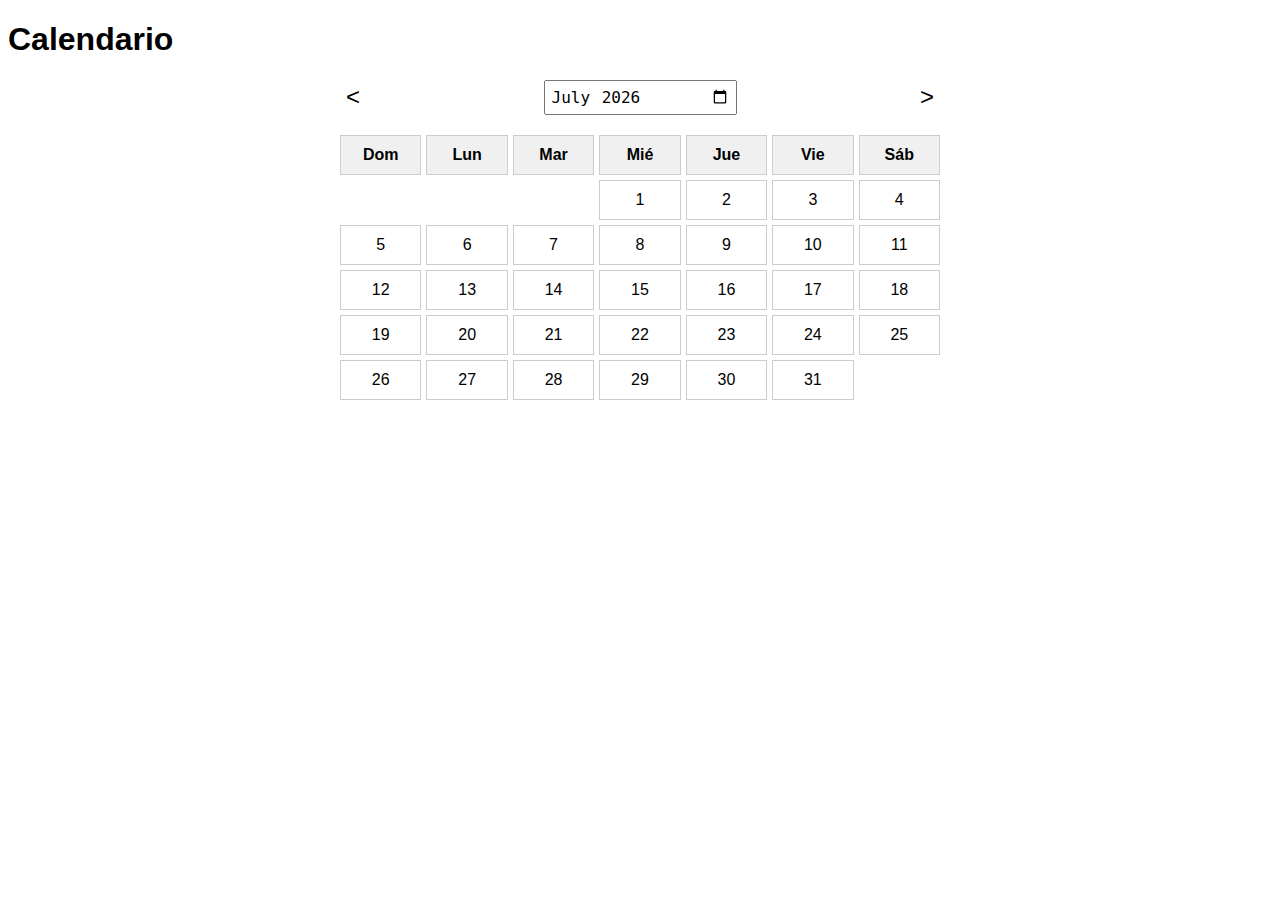
<file: index.html>
<!DOCTYPE html>
<html lang="es">
<head>
    <meta charset="UTF-8">
    <meta name="viewport" content="width=device-width, initial-scale=1.0">
    <title>Calendario con Reproductor</title>
    <style>
        body {
            font-family: Arial, sans-serif;
        }
        .calendar {
            display: grid;
            grid-template-columns: repeat(7, 1fr);
            gap: 5px;
            max-width: 600px;
            margin: 0 auto;
        }
        .day {
            padding: 10px;
            border: 1px solid #ccc;
            text-align: center;
            cursor: pointer;
        }
        .day:hover {
            background-color: #f0f0f0;
        }
        .day-name {
            padding: 10px;
            border: 1px solid #ccc;
            text-align: center;
            font-weight: bold;
            background-color: #f0f0f0;
        }
        #player {
            margin-top: 20px;
            text-align: center;
        }
        .navigation {
            display: flex;
            justify-content: space-between;
            align-items: center;
            margin-bottom: 20px;
            max-width: 600px;
            margin: 0 auto 20px;
        }
        .navigation button {
            background: none;
            border: none;
            font-size: 24px;
            cursor: pointer;
        }
        .navigation input[type="month"] {
            padding: 5px;
            font-size: 16px;
        }
    </style>
</head>
<body>

    <h1>Calendario</h1>

    <div class="navigation">
        <button id="prevMonth">&lt;</button>
        <input type="month" id="monthSelector">
        <button id="nextMonth">&gt;</button>
    </div>

    <div class="calendar" id="calendar">
        <!-- Nombres de los días de la semana -->
        <div class="day-name">Dom</div>
        <div class="day-name">Lun</div>
        <div class="day-name">Mar</div>
        <div class="day-name">Mié</div>
        <div class="day-name">Jue</div>
        <div class="day-name">Vie</div>
        <div class="day-name">Sáb</div>
    </div>

    <div id="player" style="display: none;">
        <h2>Reproductor</h2>
        <audio controls id="audioPlayer">
            Tu navegador no soporta el elemento de audio.
        </audio>
        <div id="playlist"></div>
    </div>

    <script>
        // Variables globales
        let currentDate = new Date(); // Fecha actual
        let currentMonth = currentDate.getMonth(); // Mes actual (0-11)
        let currentYear = currentDate.getFullYear(); // Año actual

        // Elementos del DOM
        const calendar = document.getElementById('calendar');
        const monthSelector = document.getElementById('monthSelector');
        const prevMonthButton = document.getElementById('prevMonth');
        const nextMonthButton = document.getElementById('nextMonth');
        const player = document.getElementById('player');
        const audioPlayer = document.getElementById('audioPlayer');
        const playlist = document.getElementById('playlist');

        // Inicializar el calendario
        function initCalendar() {
            renderCalendar(currentYear, currentMonth);
            monthSelector.value = `${currentYear}-${String(currentMonth + 1).padStart(2, '0')}`;
        }

        // Función para verificar si un año es bisiesto
        function isLeapYear(year) {
            return (year % 4 === 0 && year % 100 !== 0) || year % 400 === 0;
        }

        // Función para obtener el número de días en un mes
        function getDaysInMonth(year, month) {
            if (month === 1) { // Febrero
                return isLeapYear(year) ? 29 : 28;
            }
            return new Date(year, month + 1, 0).getDate();
        }

        // Renderizar el calendario
        function renderCalendar(year, month) {
            // Limpiar el calendario (excepto los nombres de los días)
            while (calendar.children.length > 7) {
                calendar.removeChild(calendar.lastChild);
            }

            // Obtener el primer día del mes y el número de días en el mes
            const firstDayOfMonth = new Date(year, month, 1);
            const daysInMonth = getDaysInMonth(year, month);
            const firstDayOfWeek = firstDayOfMonth.getDay(); // 0 = Domingo, 1 = Lunes, ..., 6 = Sábado

            // Crear días vacíos para la primera semana
            for (let i = 0; i < firstDayOfWeek; i++) {
                const emptyDay = document.createElement('div');
                calendar.appendChild(emptyDay);
            }

            // Crear los días del mes
            for (let day = 1; day <= daysInMonth; day++) {
                const dayElement = document.createElement('div');
                dayElement.classList.add('day');
                dayElement.textContent = day;
                dayElement.addEventListener('click', () => loadPlayer(year, month + 1, day));
                calendar.appendChild(dayElement);
            }
        }

        // Función para cargar el reproductor
        function loadPlayer(year, month, day) {
            player.style.display = 'block';
            playlist.innerHTML = ''; // Limpiar la lista de reproducción

            // Ruta base de los archivos de audio
            const basePath = `cal/${String(month).padStart(2, '0')}/${String(day).padStart(2, '0')}`;

            // Archivos de audio disponibles (puedes ajustar los años según sea necesario)
            const years = [2023, 2024, 2025];

            // Crear elementos de audio para cada año
            years.forEach((audioYear) => {
                const audioSrc = `${basePath}/${audioYear}.mp3`;
                const audioElement = document.createElement('audio');
                audioElement.controls = true;
                audioElement.src = audioSrc;
                audioElement.style.display = 'block';
                audioElement.style.marginBottom = '10px';
                playlist.appendChild(audioElement);
            });
        }

        // Navegación entre meses
        prevMonthButton.addEventListener('click', () => {
            currentMonth--;
            if (currentMonth < 0) {
                currentMonth = 11;
                currentYear--;
            }
            renderCalendar(currentYear, currentMonth);
            monthSelector.value = `${currentYear}-${String(currentMonth + 1).padStart(2, '0')}`;
        });

        nextMonthButton.addEventListener('click', () => {
            currentMonth++;
            if (currentMonth > 11) {
                currentMonth = 0;
                currentYear++;
            }
            renderCalendar(currentYear, currentMonth);
            monthSelector.value = `${currentYear}-${String(currentMonth + 1).padStart(2, '0')}`;
        });

        // Seleccionar mes desde el input
        monthSelector.addEventListener('change', (event) => {
            const [year, month] = event.target.value.split('-').map(Number);
            currentYear = year;
            currentMonth = month - 1; // Ajustar el mes (0-11)
            renderCalendar(currentYear, currentMonth);
        });

        // Inicializar el calendario al cargar la página
        initCalendar();
    </script>

</body>
</html>
</file>
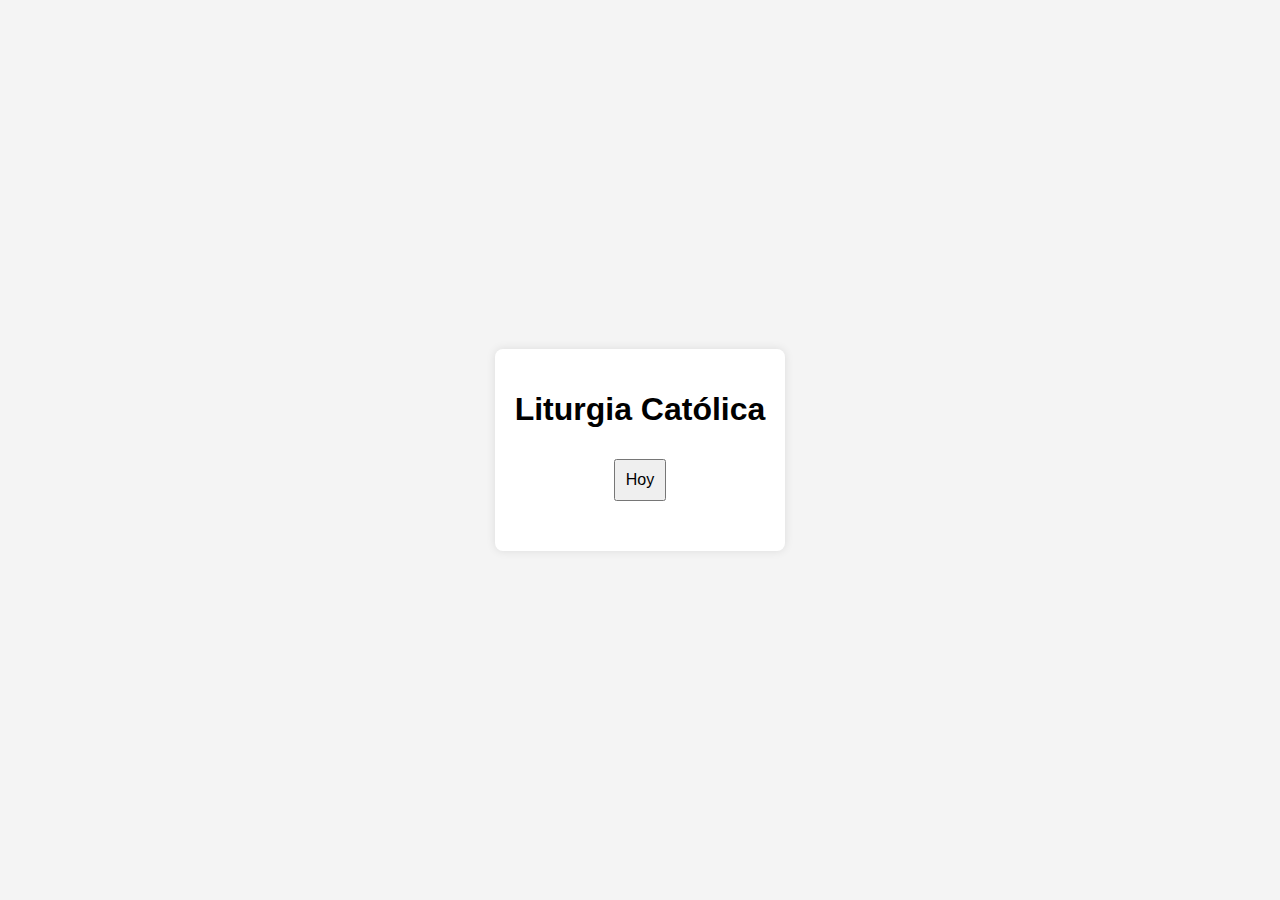
<file: calx/index.html>
<!DOCTYPE html>
<html lang="es">
<head>
    <meta charset="UTF-8">
    <meta name="viewport" content="width=device-width, initial-scale=1.0">
    <title>Liturgia Católica</title>
    <link rel="stylesheet" href="styles.css">
</head>
<body>
    <div class="container">
        <h1>Liturgia Católica</h1>
        <button id="hoy">Hoy</button>
        <div id="resultado"></div>
    </div>
    <script src="script.js"></script>
</body>
</html>
</file>
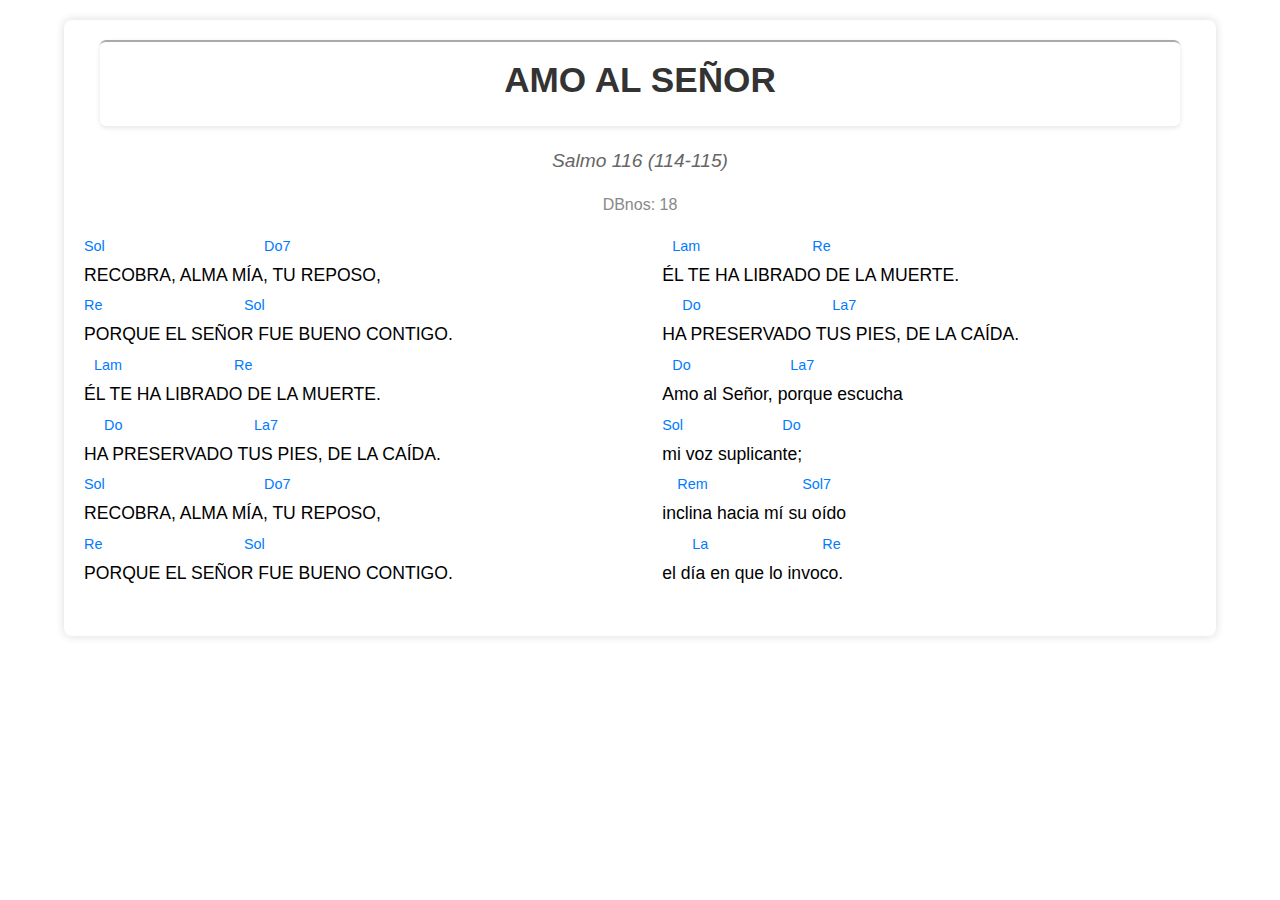
<file: canto/index.html>
<!DOCTYPE html>
<html lang="es">

<head>
    <meta charset="UTF-8">
    <meta name="viewport" content="width=device-width, initial-scale=1.0">
    <title>Partitura: AMO AL SEÑOR</title>
    <link rel="stylesheet" href="canto.css">
    <style>
        /* Estilos específicos para esta partitura */
        .partitura-container {
            width: 90%;
            margin: 20px auto;
            background-color: #fff;
            padding: 20px;
            box-shadow: 0 0 10px rgba(0, 0, 0, 0.15);
            border-radius: 8px;
        }

        .titulo {
            text-align: center;
            font-size: 2.2em;
            color: #333;
            margin-bottom: 5px;
            font-weight: bold;
            border-top: 2px solid #aaa; /* Línea superior */
            padding-top: 10px;
        }

        .salmo {
            text-align: center;
            font-size: 1.2em;
            color: #666;
            margin-bottom: 15px;
            font-style: italic;
        }

        .dbnos {
            text-align: center;
            font-size: 1em;
            color: #888;
            margin-bottom: 20px;
        }

        .letras-container {
            display: flex;
            justify-content: space-between;
        }

        .columna {
            width: 48%; /* Para dejar un pequeño espacio entre las columnas */
            margin-bottom: 20px;
        }

        .verso {
            margin-bottom: 10px;
        }

        .letra {
            font-size: 1.1em;
            line-height: 1.4;
            white-space: pre-wrap; /* Respeta los saltos de línea */
        }

        .acordes-container {
            position: relative;
            height: 25px;
        }

        .acorde-select {
            position: absolute;
            top: 0;
            font-size: 0.9em;
            color: #007bff;
            background: none;
            border: none;
            cursor: pointer;
            padding: 0;
            margin: 0;
            -webkit-appearance: none;
            -moz-appearance: none;
            appearance: none;
        }

        .acorde-select:focus {
            outline: none;
        }
    </style>
</head>

<body>
    <div class="partitura-container">
        <h1 class="titulo" id="titulo"></h1>
        <p class="salmo" id="salmo"></p>
        <p class="dbnos">DBnos: <span id="dbnos"></span></p>

        <div class="letras-container">
            <div class="columna" id="columna-izquierda"></div>
            <div class="columna" id="columna-derecha"></div>
        </div>

    </div>

    <script src="script.js"></script>
</body>

</html>
</file>
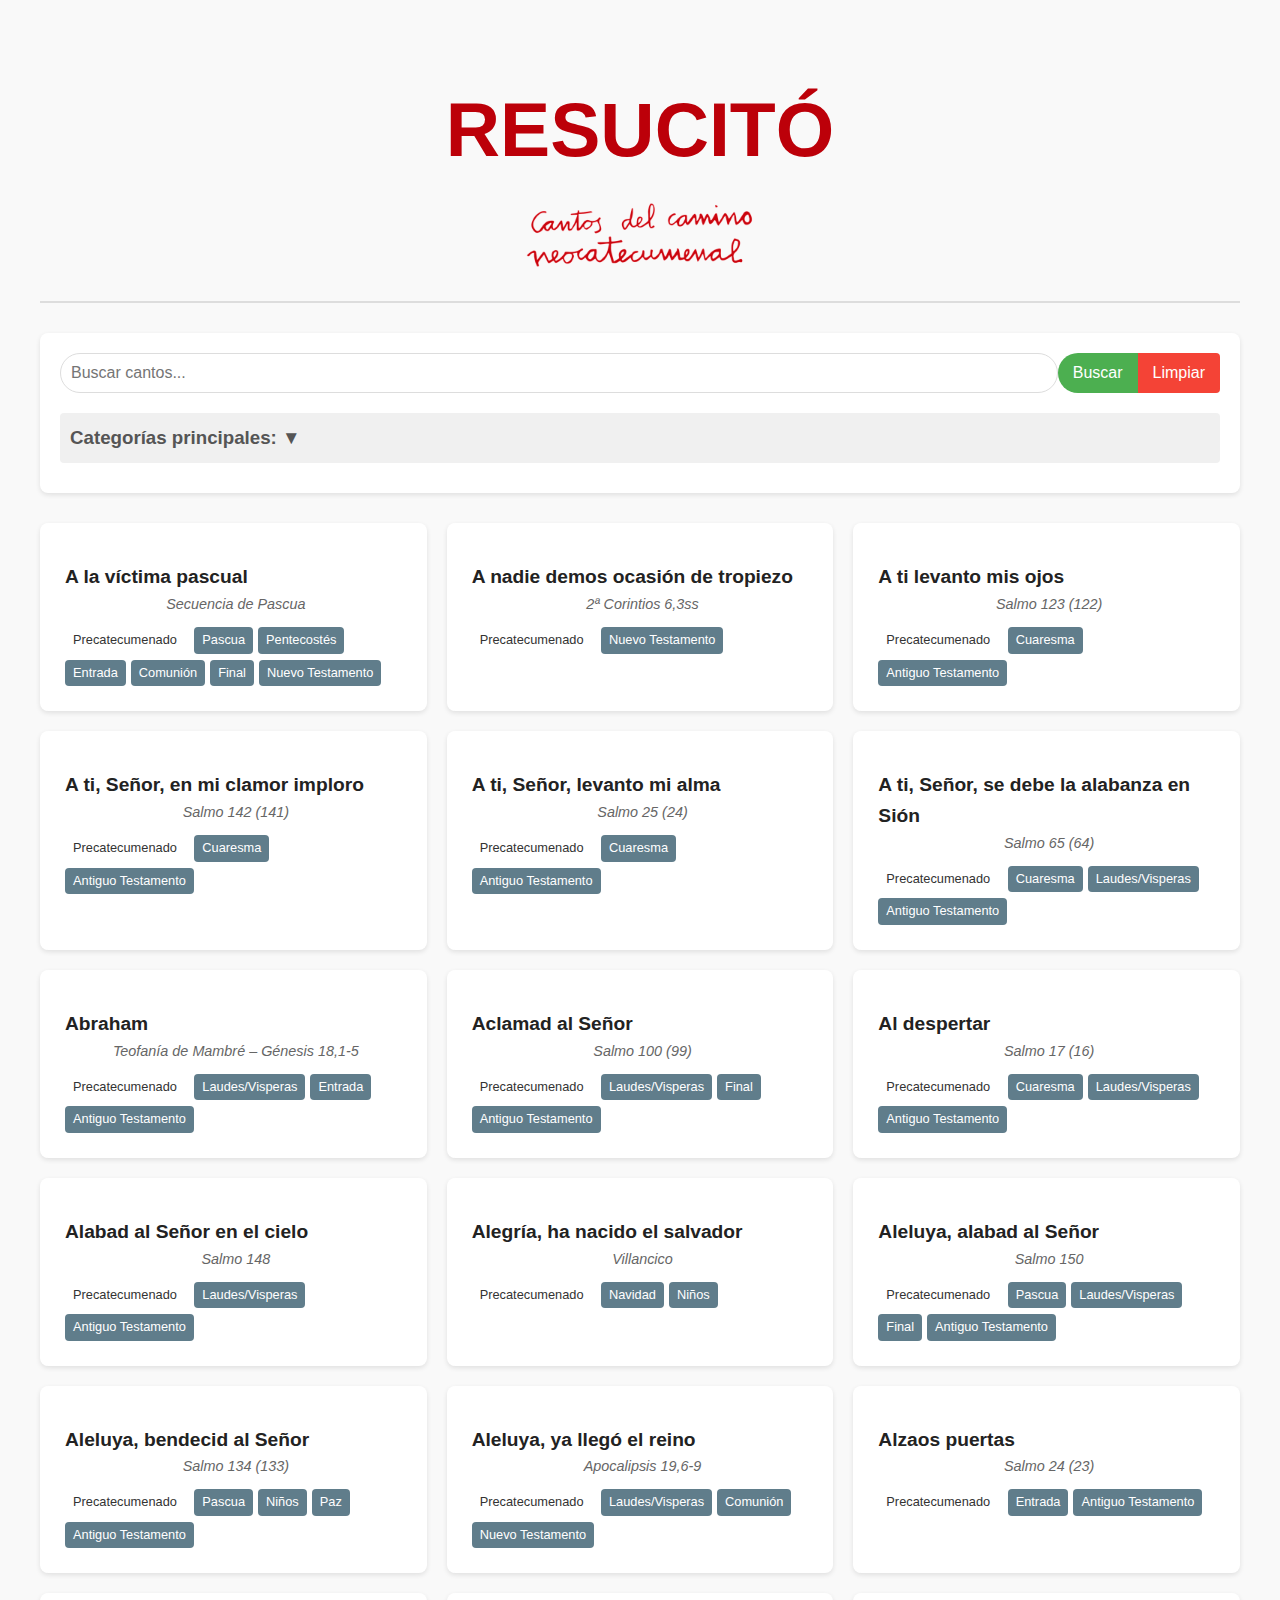
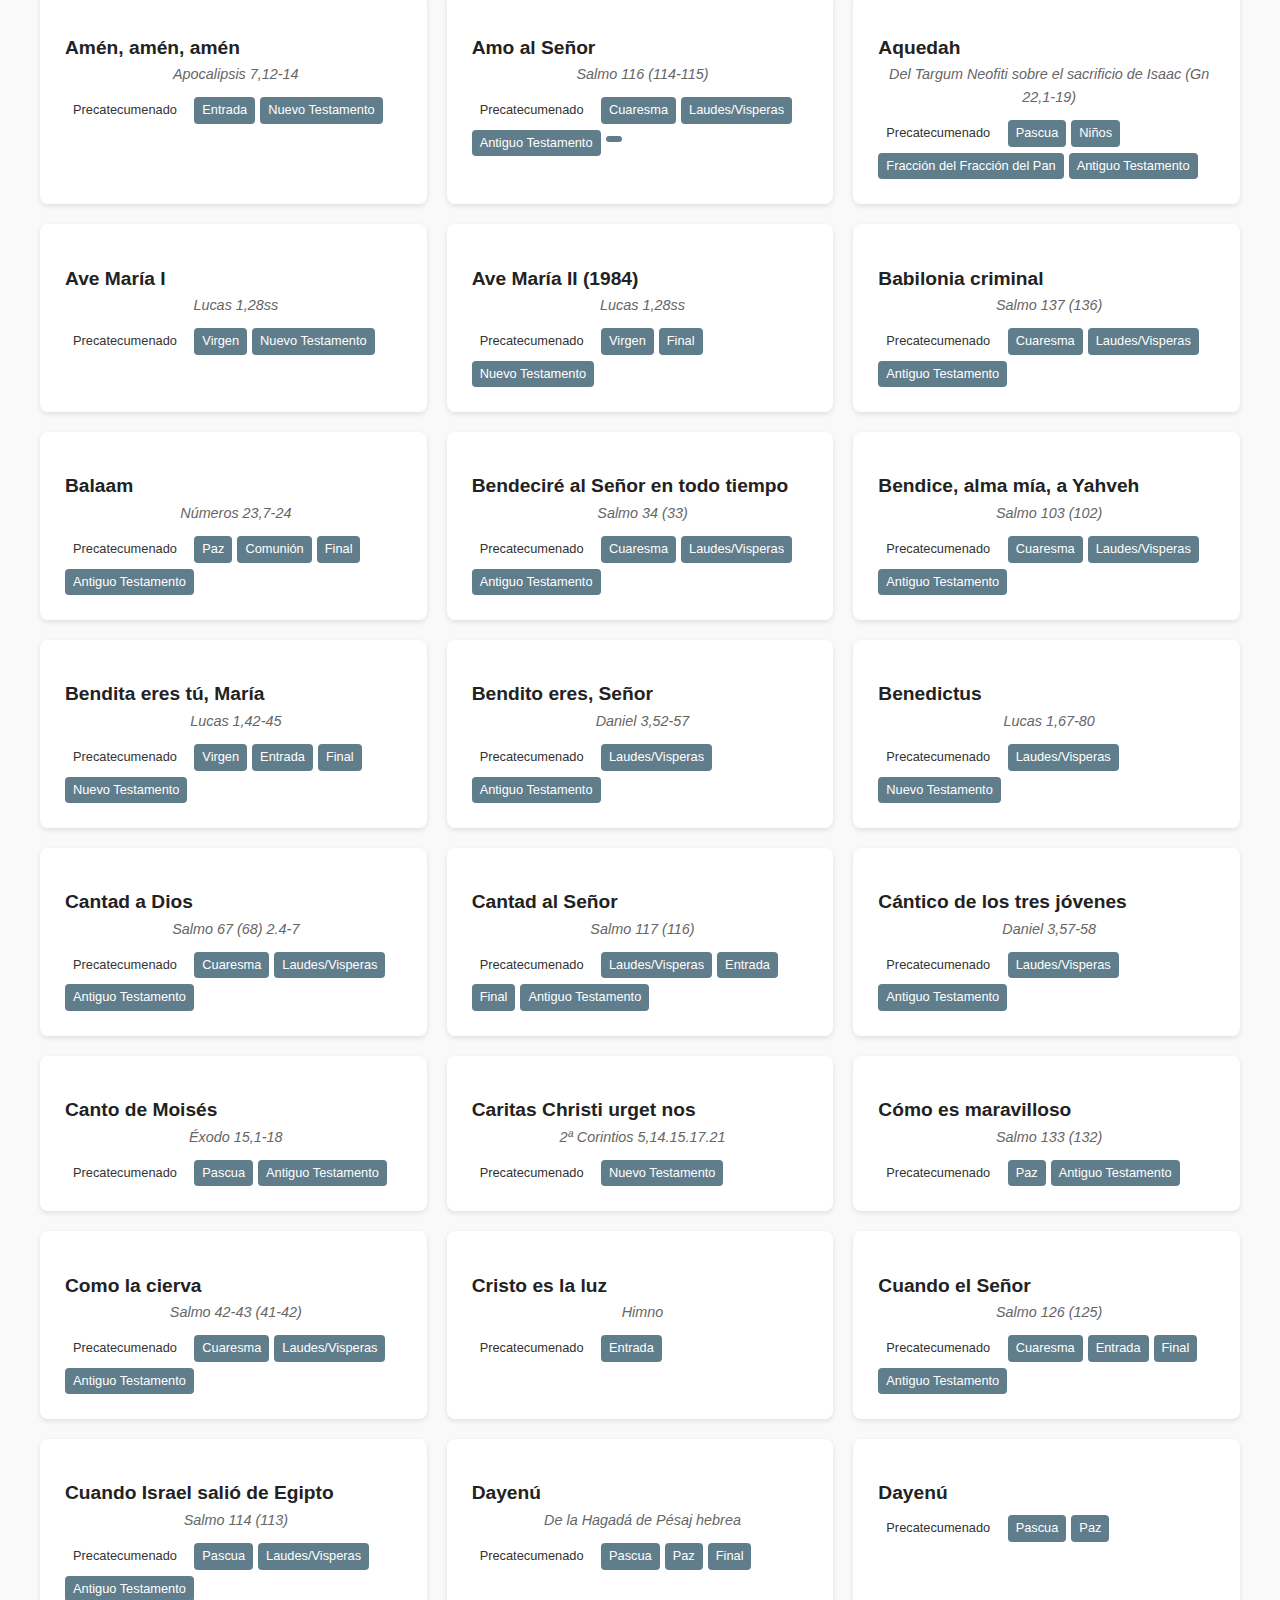
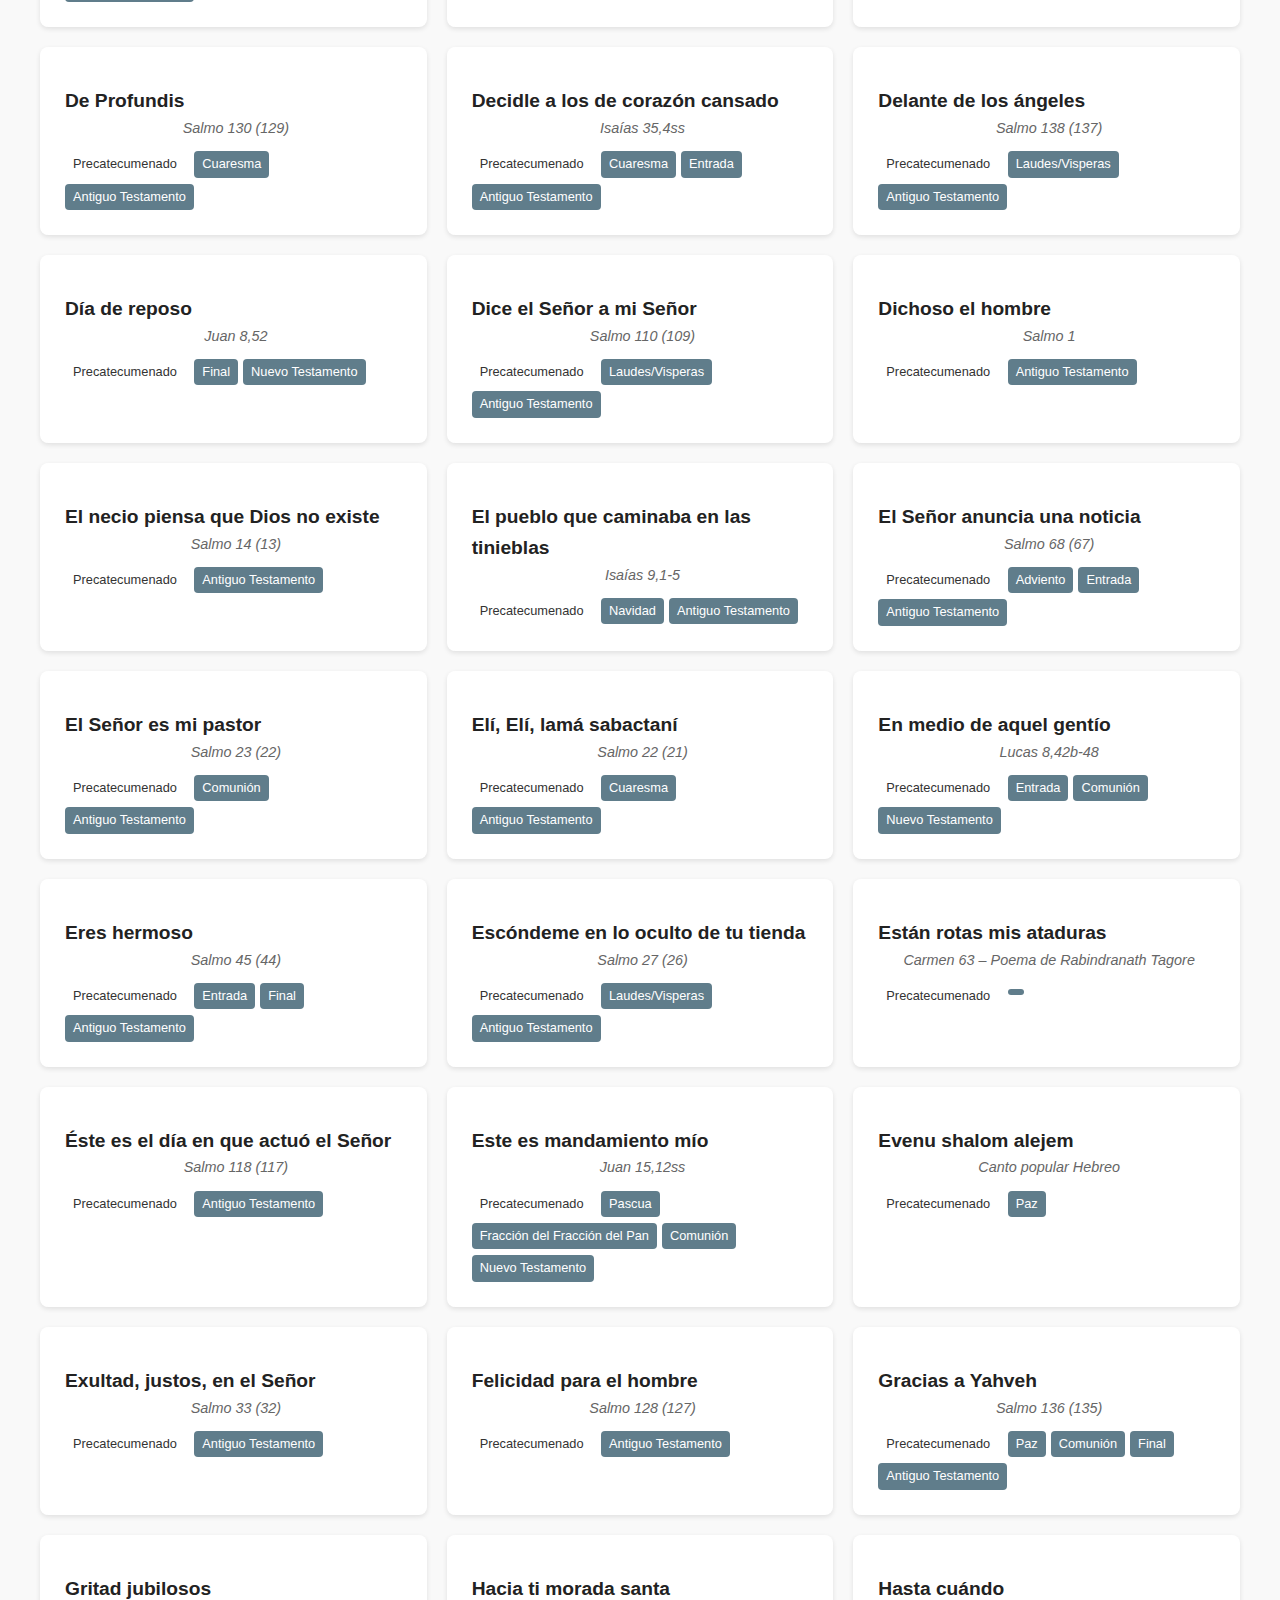
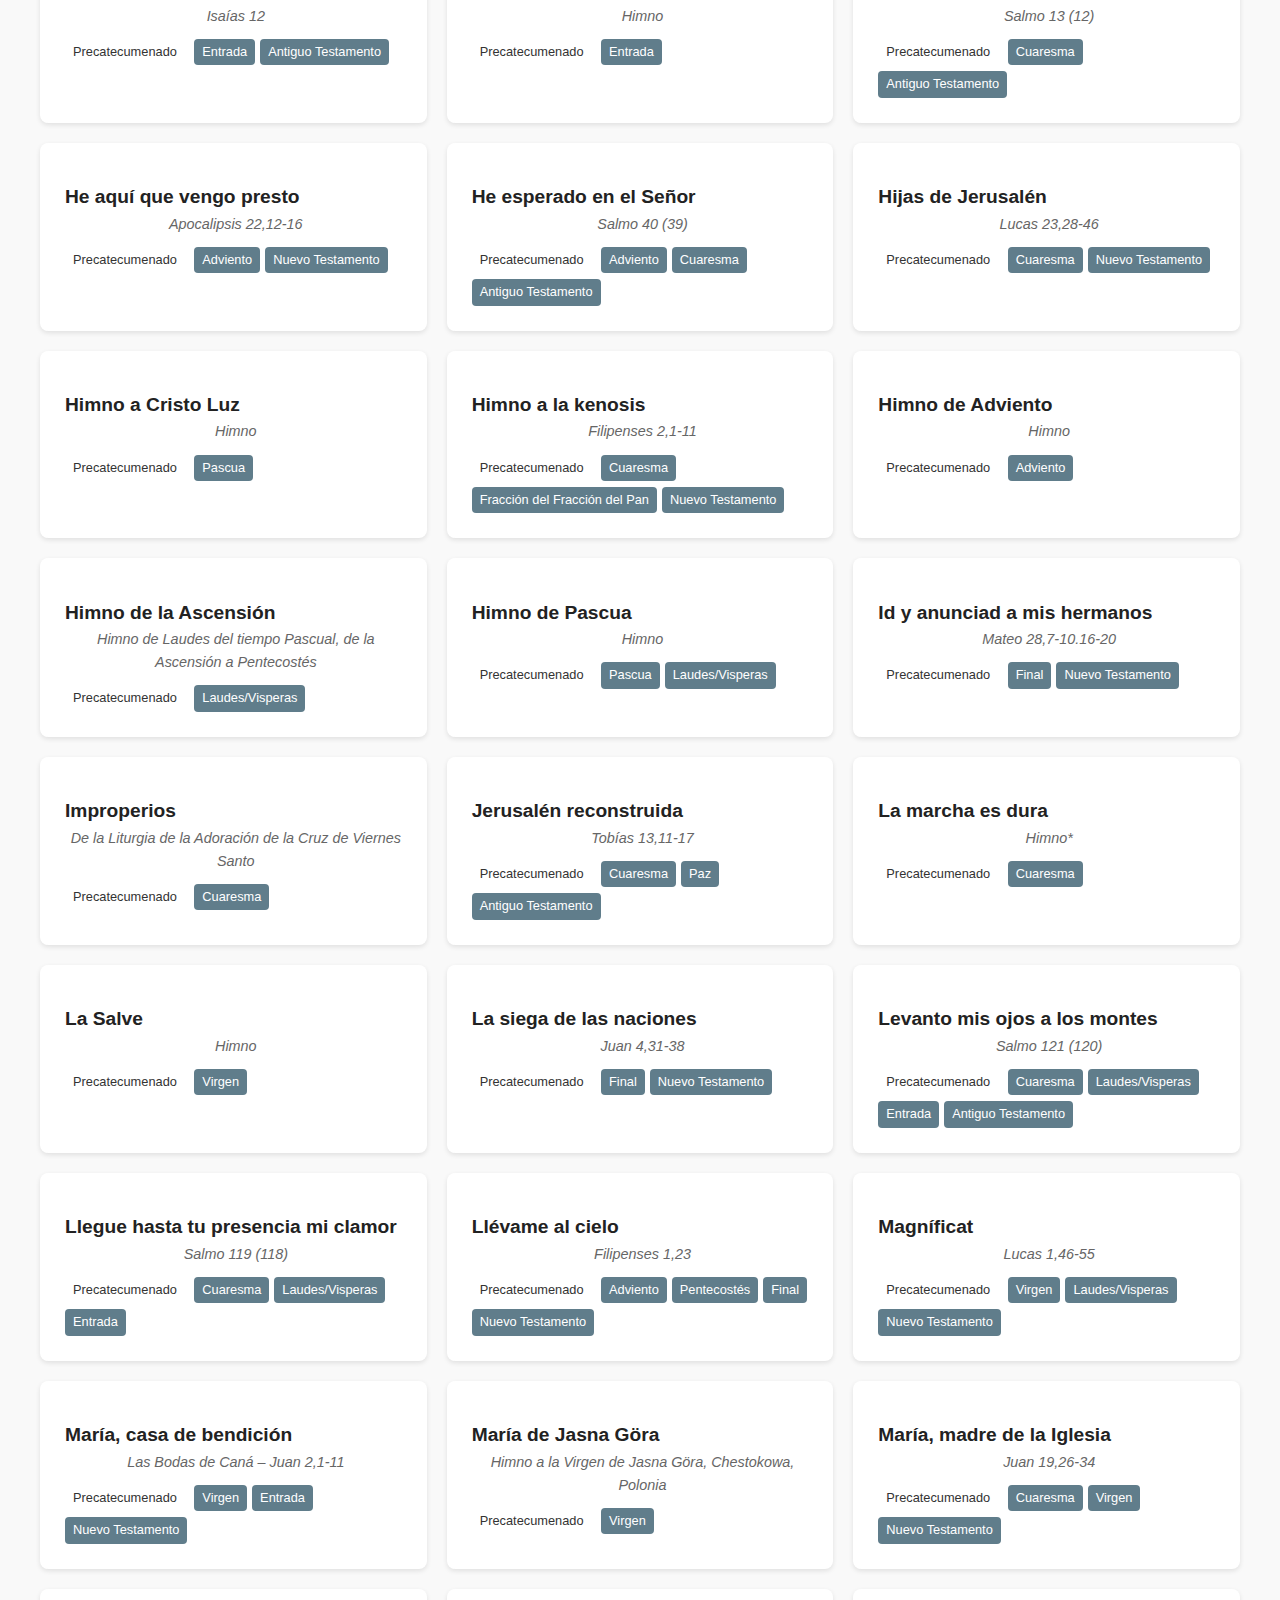
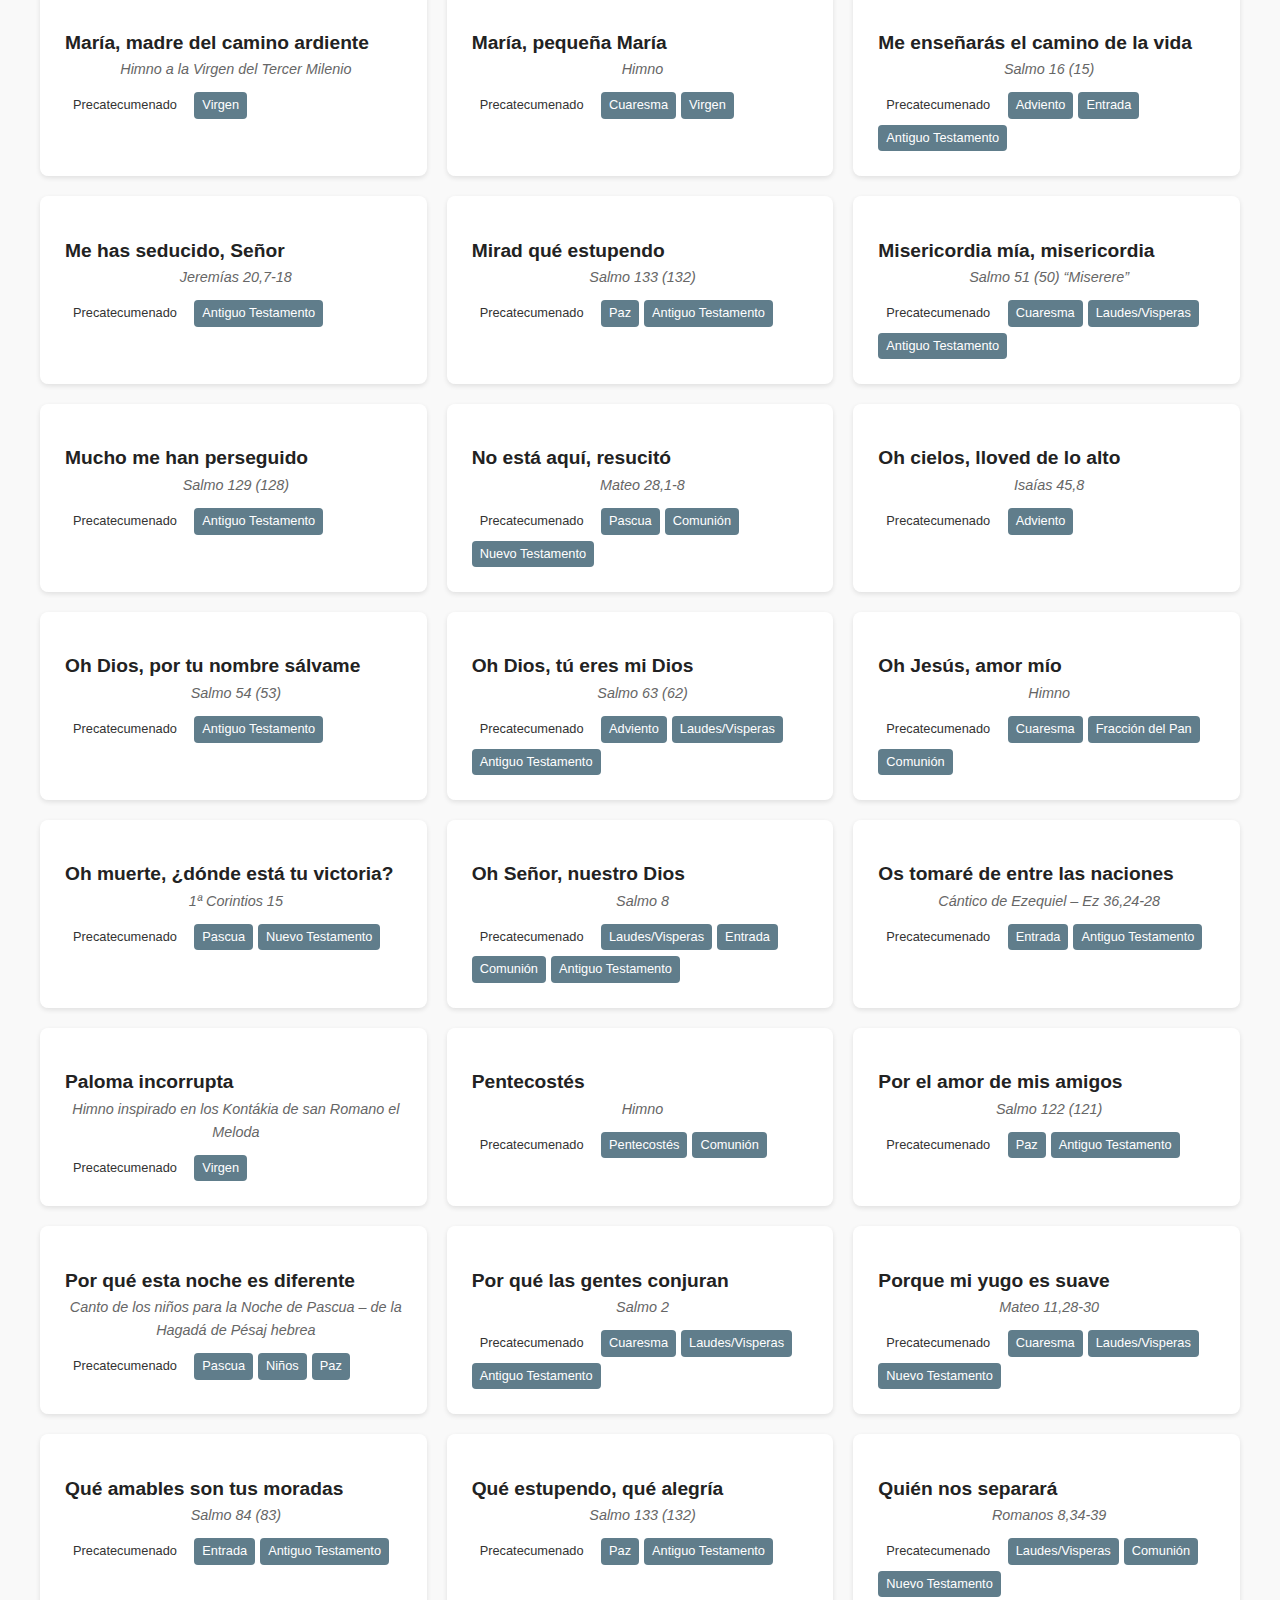
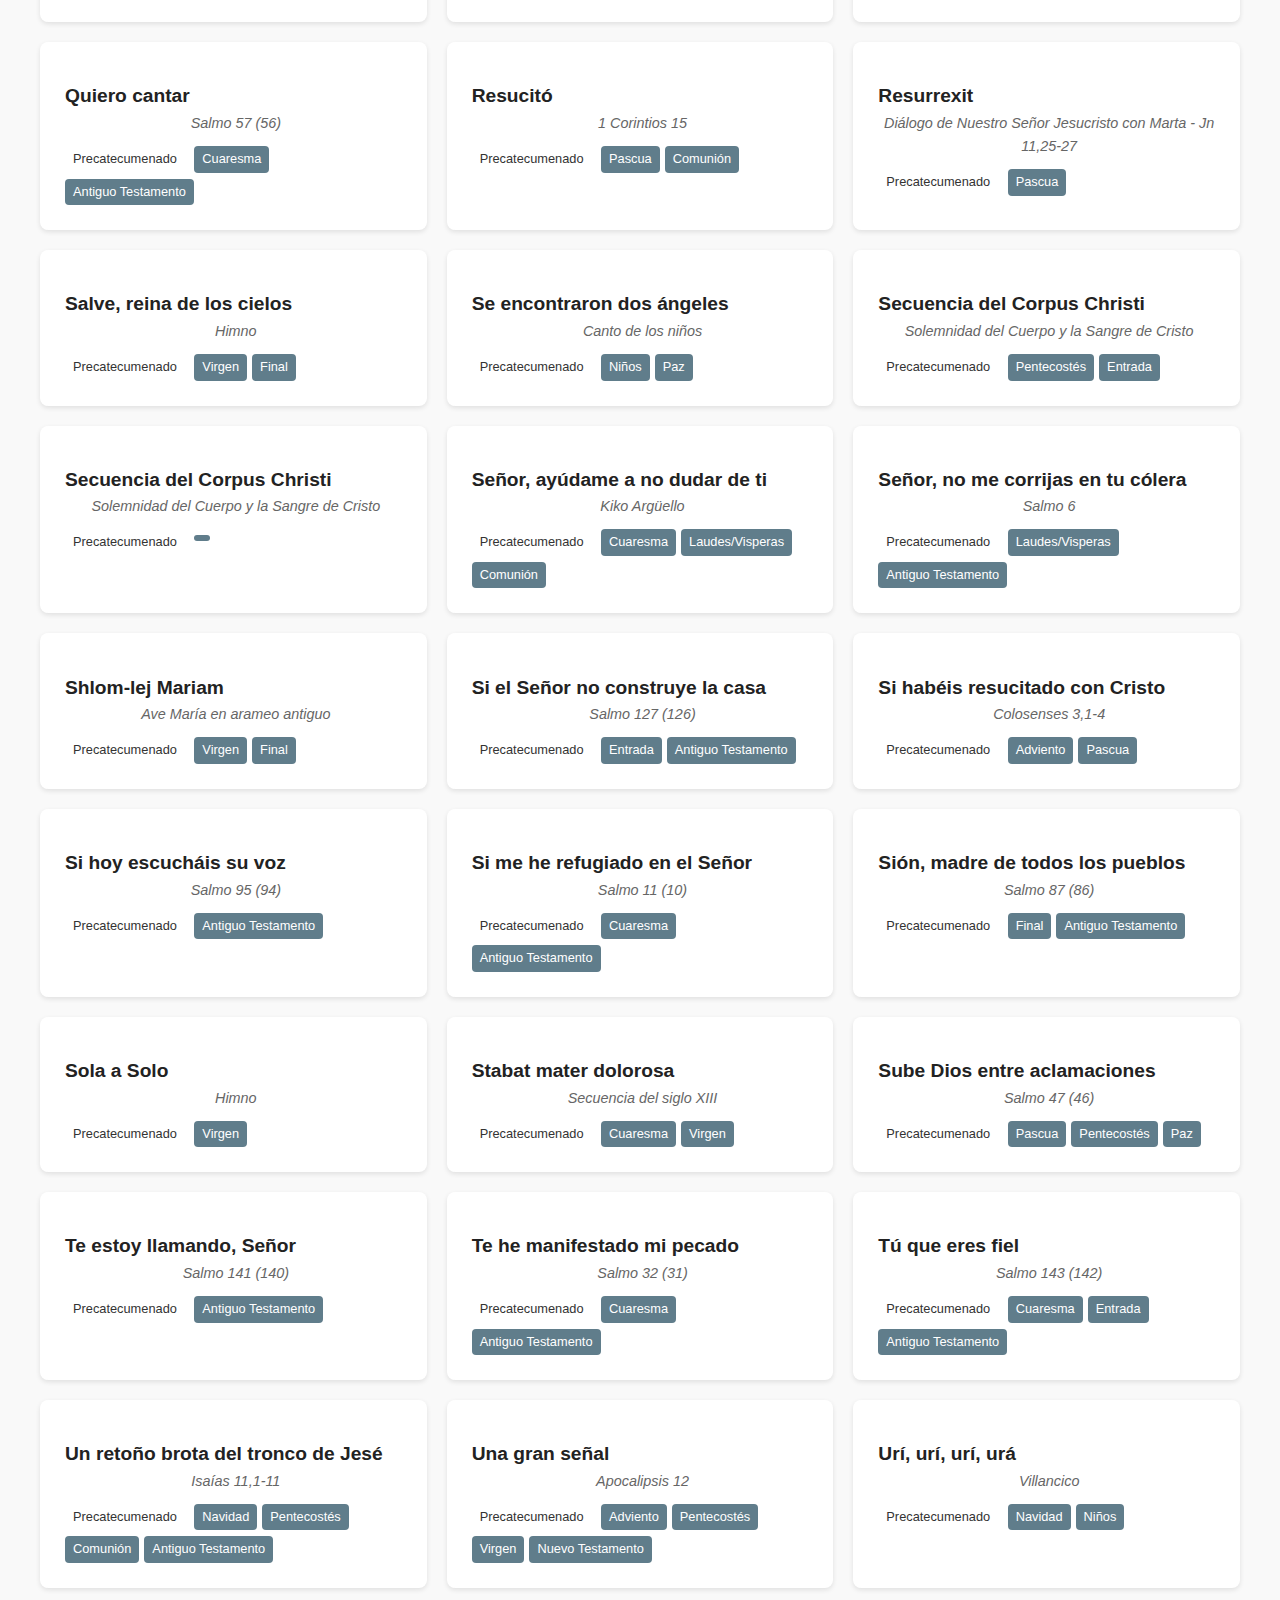
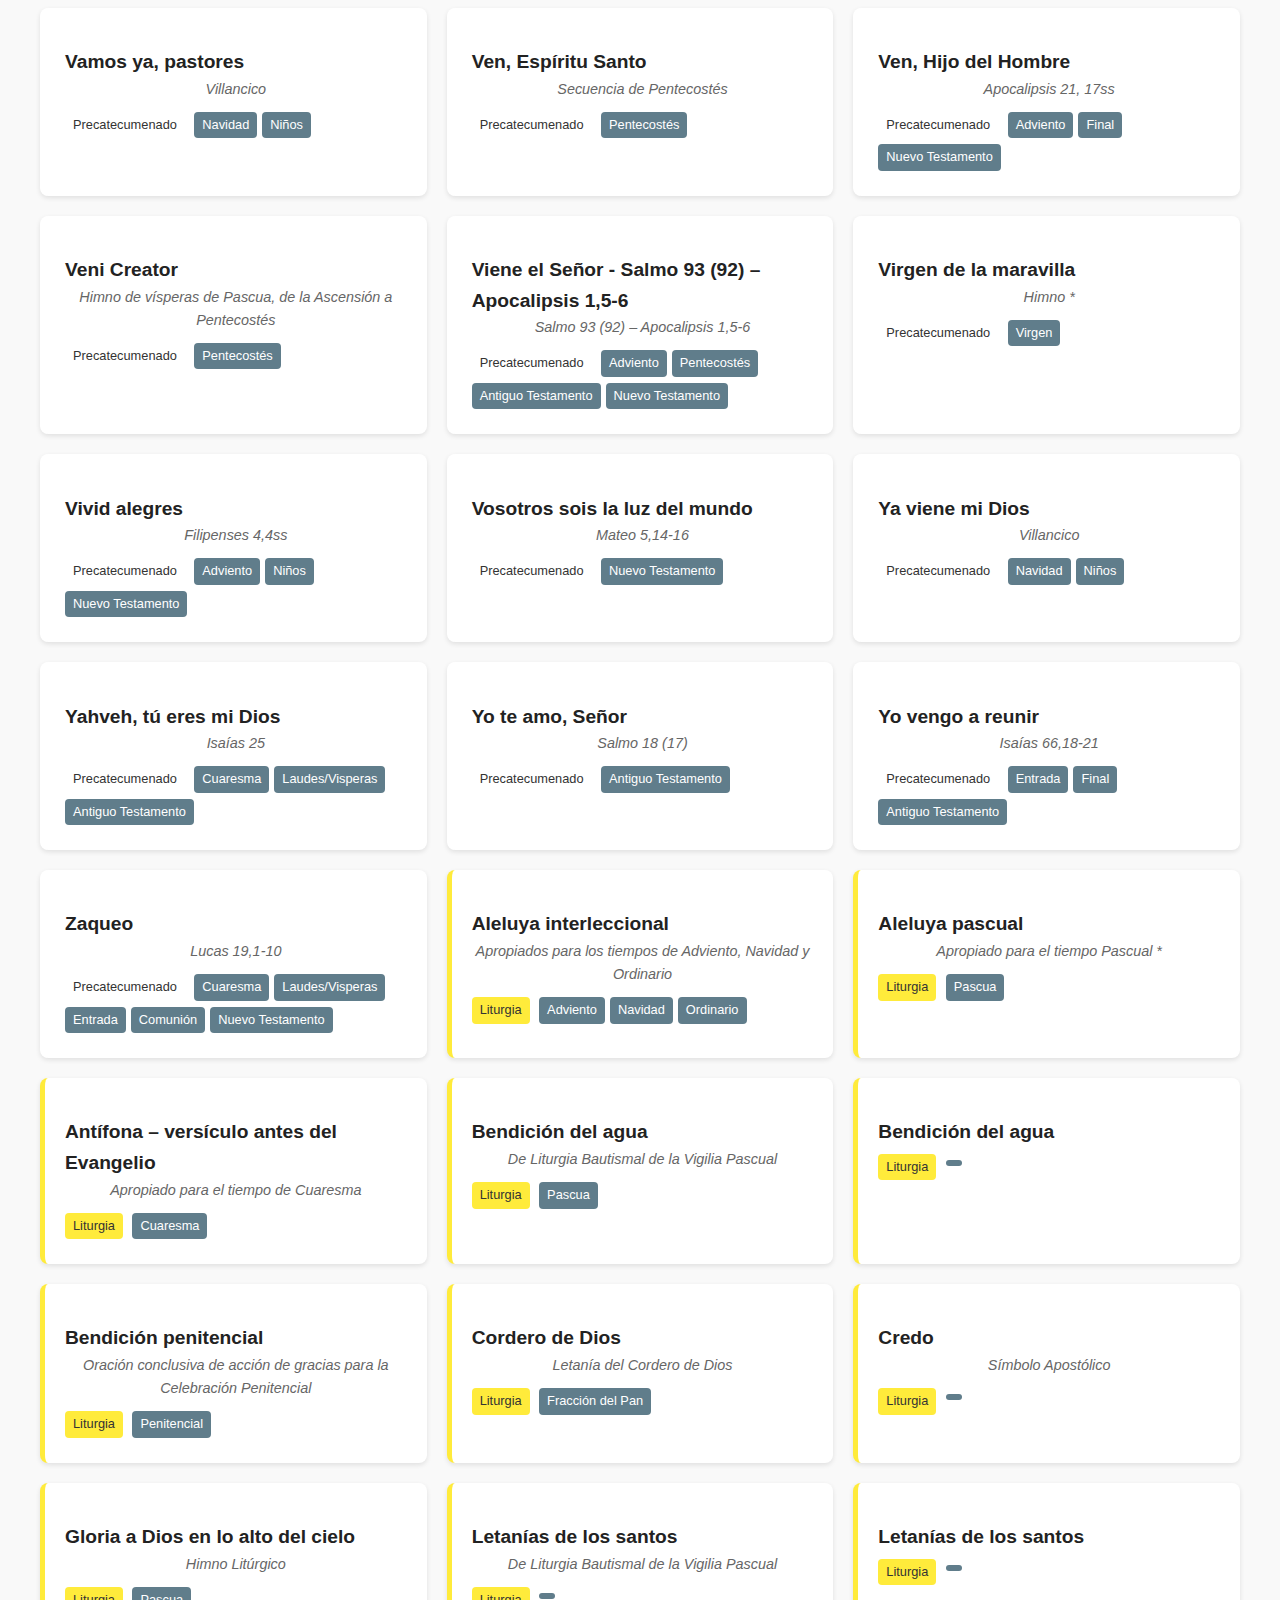
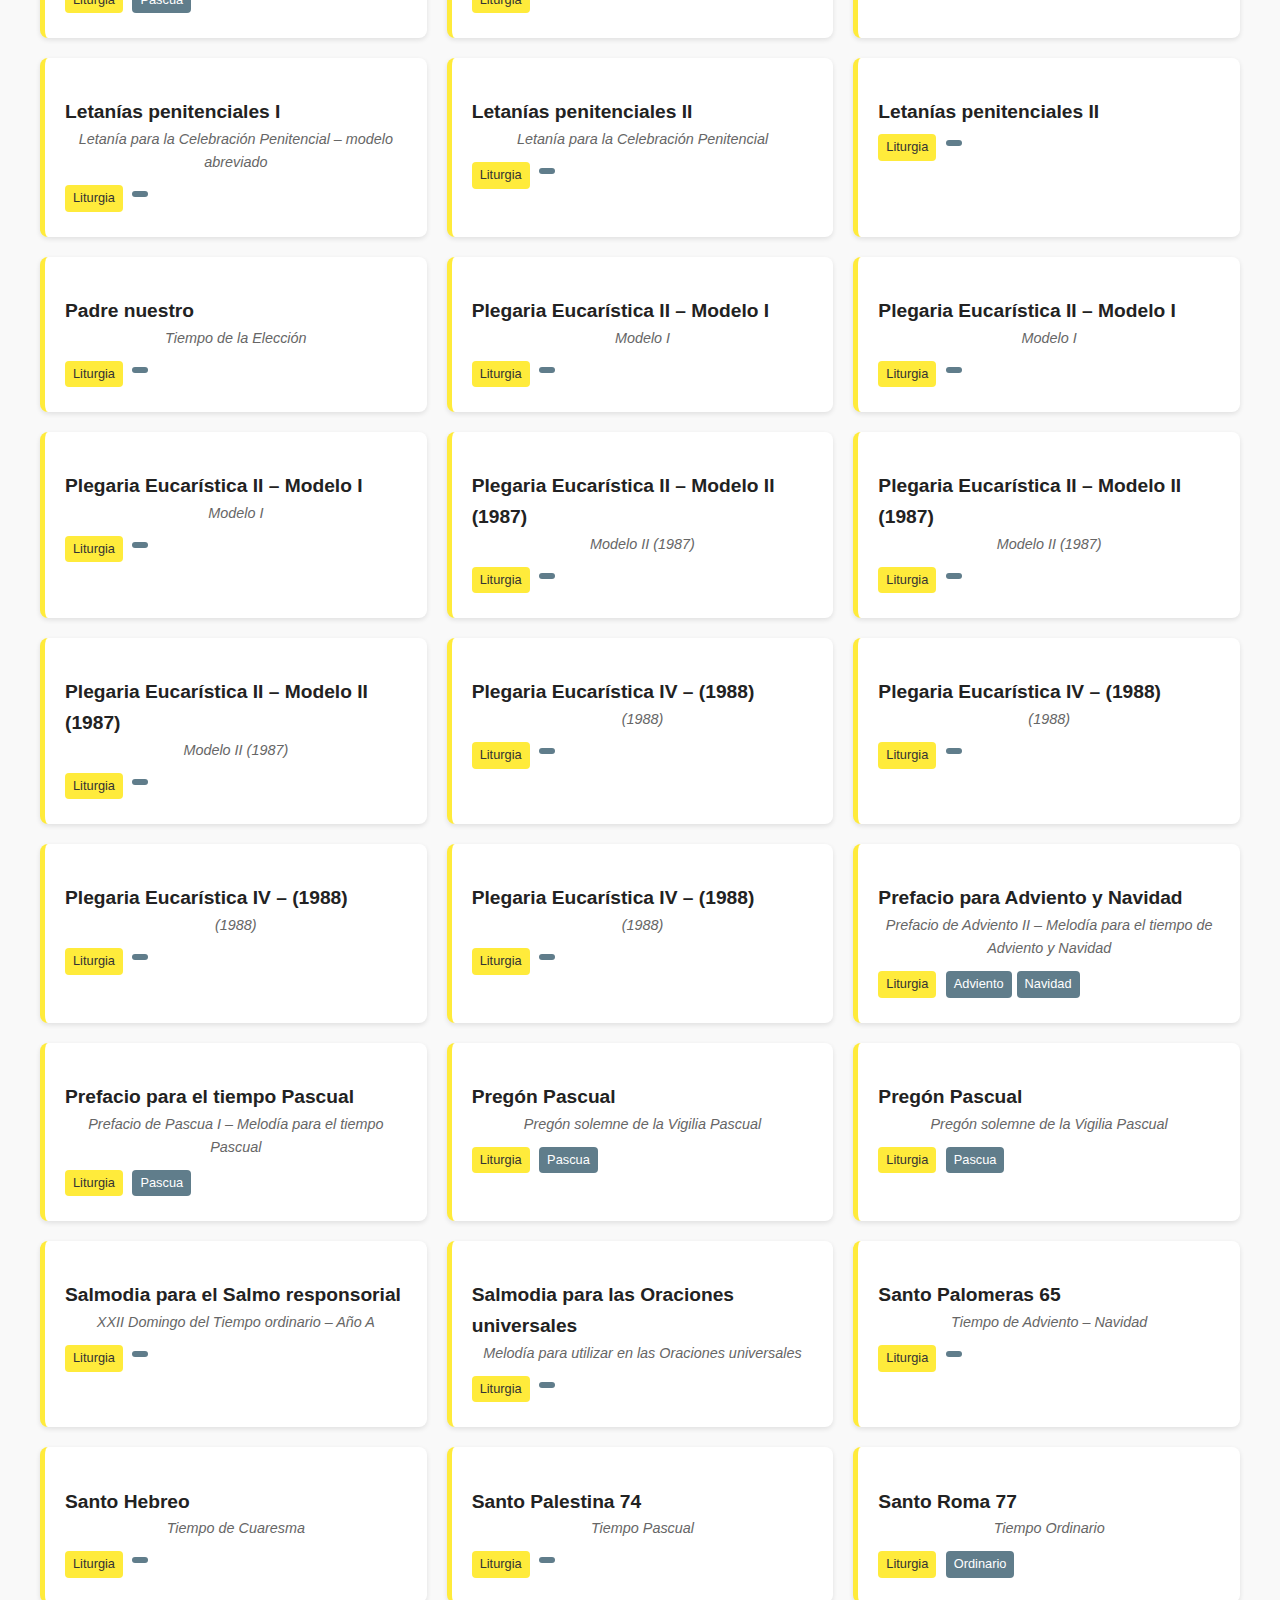
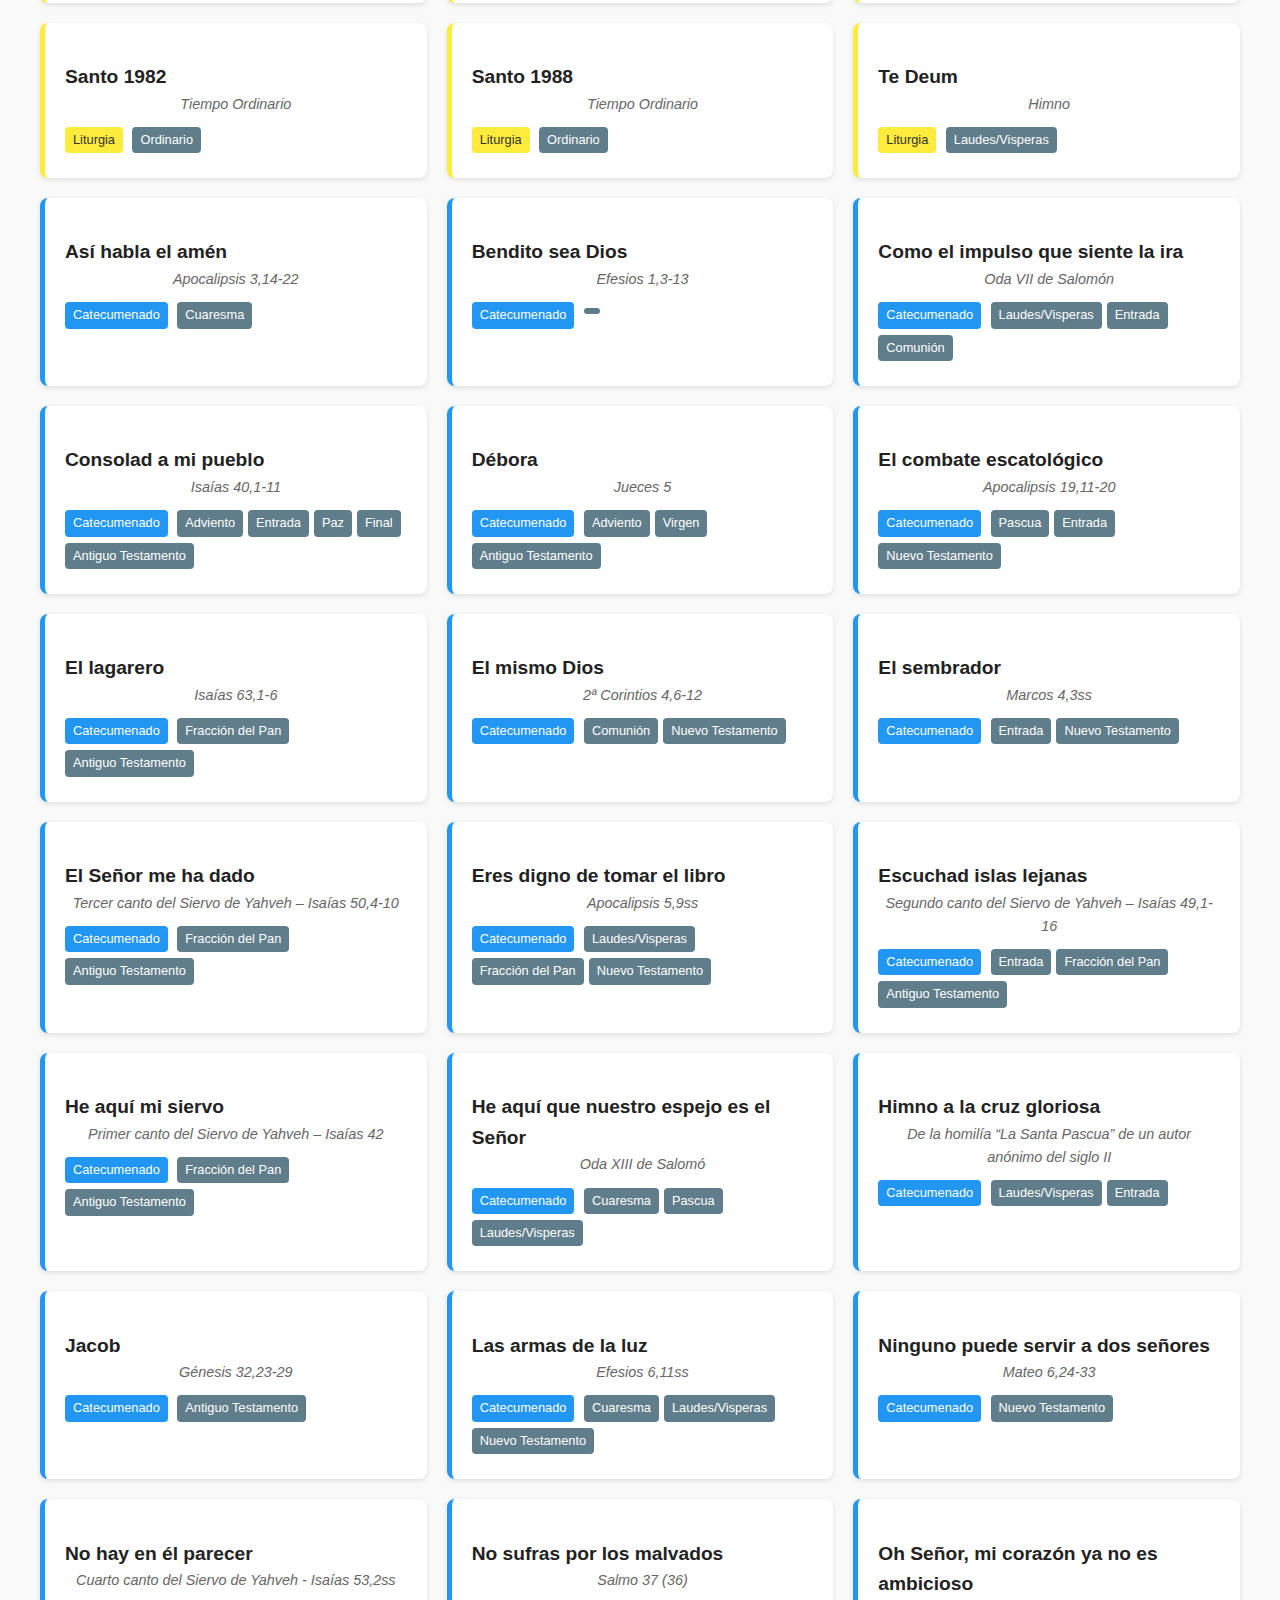
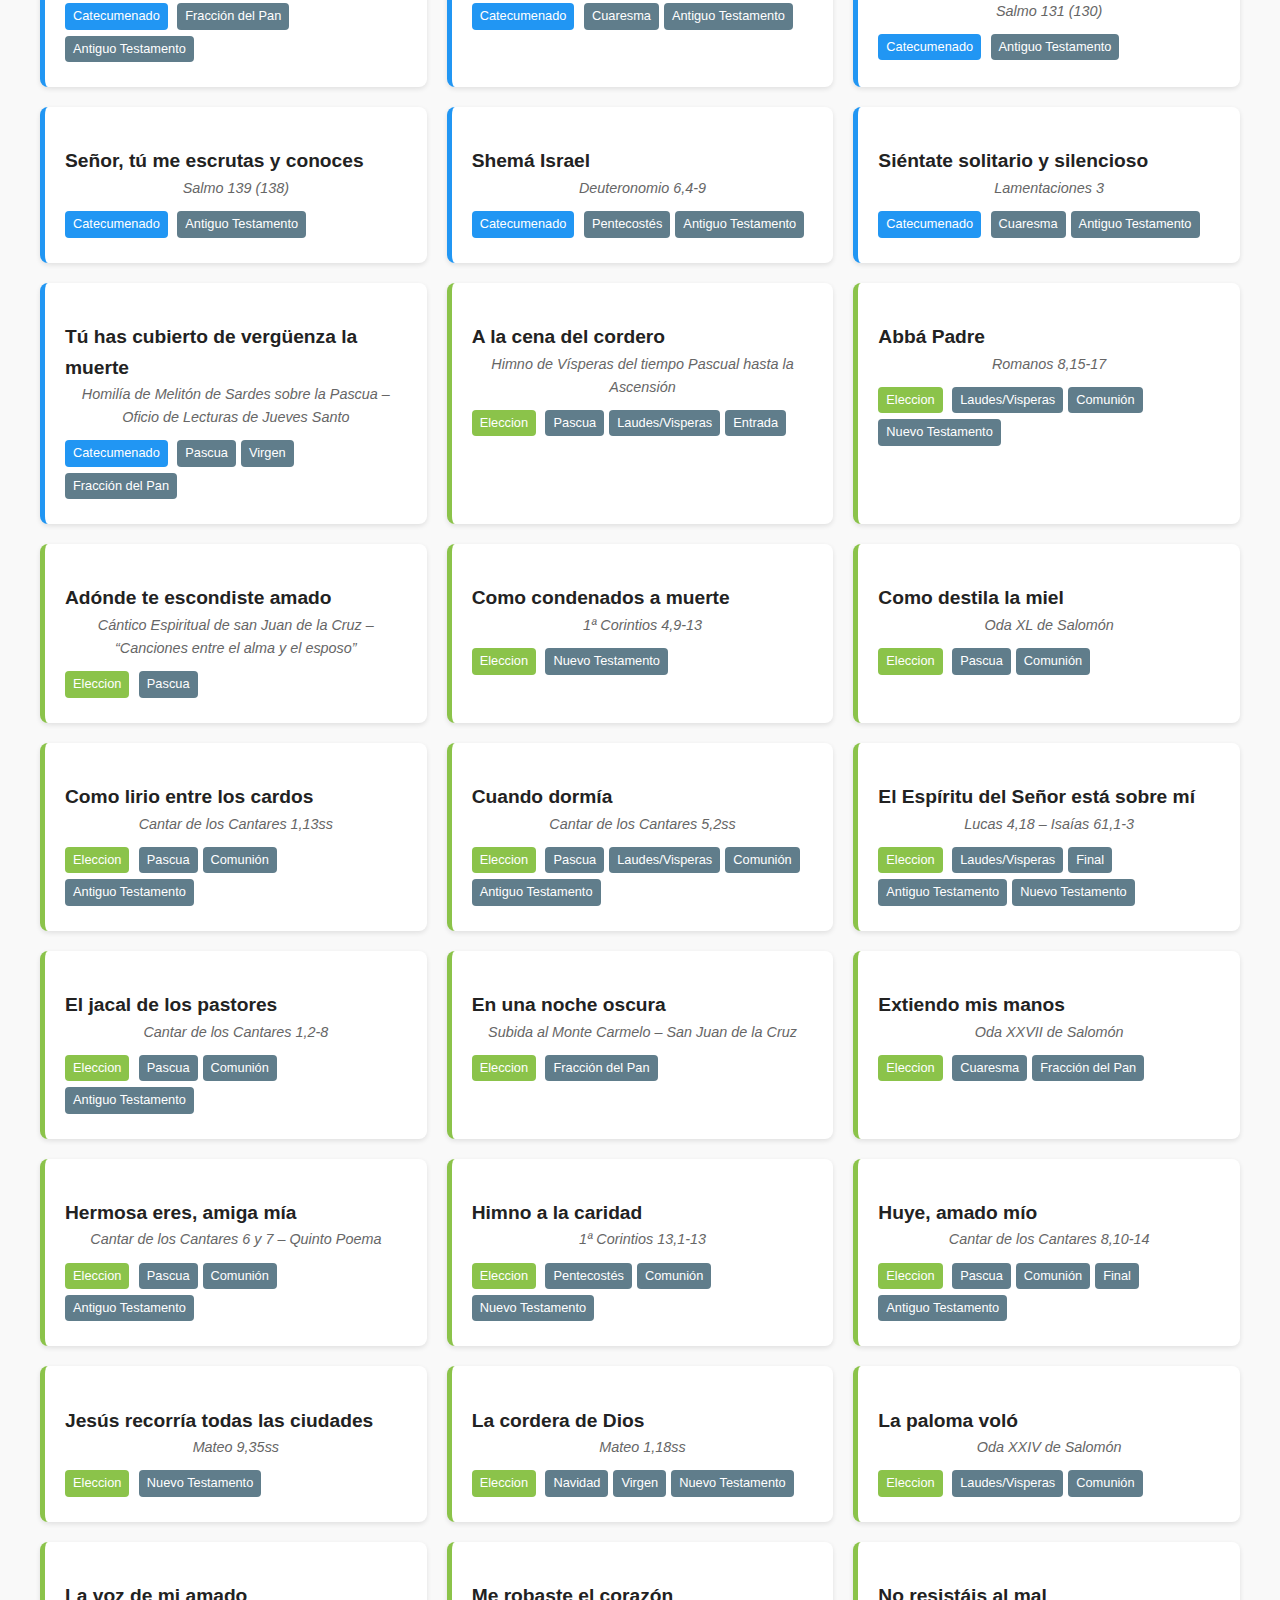
<file: cantos/index.html>
<!DOCTYPE html>
<html lang="es">
<head>
    <meta charset="UTF-8">
    <meta name="viewport" content="width=device-width, initial-scale=1.0">
    <title>RESUCITÓ - Cantos Neocatecumenales</title>
    <link rel="stylesheet" href="styles.css">
</head>
<body>
    <header>
        <a href="./">
        <h1 style="color:#bc0009; font-size: 470%;">RESUCITÓ</h1>
        <img width="20%"    src="/cantos/img/logo_cantos.png" alt="Camino neocatecumenal"></a>
        
    </header>

    <div class="controls">
        <div class="search-container">
            <input type="text" id="searchInput" placeholder="Buscar cantos...">
            <button id="searchButton">Buscar</button>
            <button id="clearSearch">Limpiar</button>
        </div>

        <div class="filters">
            <h3 class="filter-toggle" data-target="category-filters">Categorías principales: ▼</h3>
            <div class="category-filters hidden">
                <button class="category-filter" data-category="Precatecumenado">Precatecumenado</button>
                <button class="category-filter" data-category="Catecumenado">Catecumenado</button>
                <button class="category-filter" data-category="Eleccion">Elección</button>
                <button class="category-filter" data-category="Liturgia">Liturgia</button>
                <button class="moment-filter" data-moment="Entrada">Entrada</button>
                <button class="moment-filter" data-moment="Paz">Paz</button>
                <button class="moment-filter" data-moment="Fracción del Pan">Fracción del Pan</button>
                <button class="moment-filter" data-moment="Comunión">Comunión</button>
                <button class="moment-filter" data-moment="Final">Final</button>
                <button class="moment-filter" data-moment="Adviento">Adviento</button>
                <button class="moment-filter" data-moment="Navidad">Navidad</button>
                <button class="moment-filter" data-moment="Pascua - Pentecostés">Pascua - Pentecostés</button>
                <button class="moment-filter" data-moment="Virgen">Vírgen María</button>
                <button class="moment-filter" data-moment="Aclamación">Aclamación</button>
                <button class="moment-filter" data-moment="Laudes/Visperas">Laudes</button>
                <button class="moment-filter" data-moment="Penitencial">Penitencial</button>
                <button class="moment-filter" data-moment="Salmodia">Salmodia</button>
            </div>
        </div>
    </div>

    <div class="songs-list">
        <!-- Los cantos se cargarán aquí dinámicamente -->
    </div>

    <script src="songs-data.js"></script>
    <script src="app.js"></script>
</body>
</html>
</file>
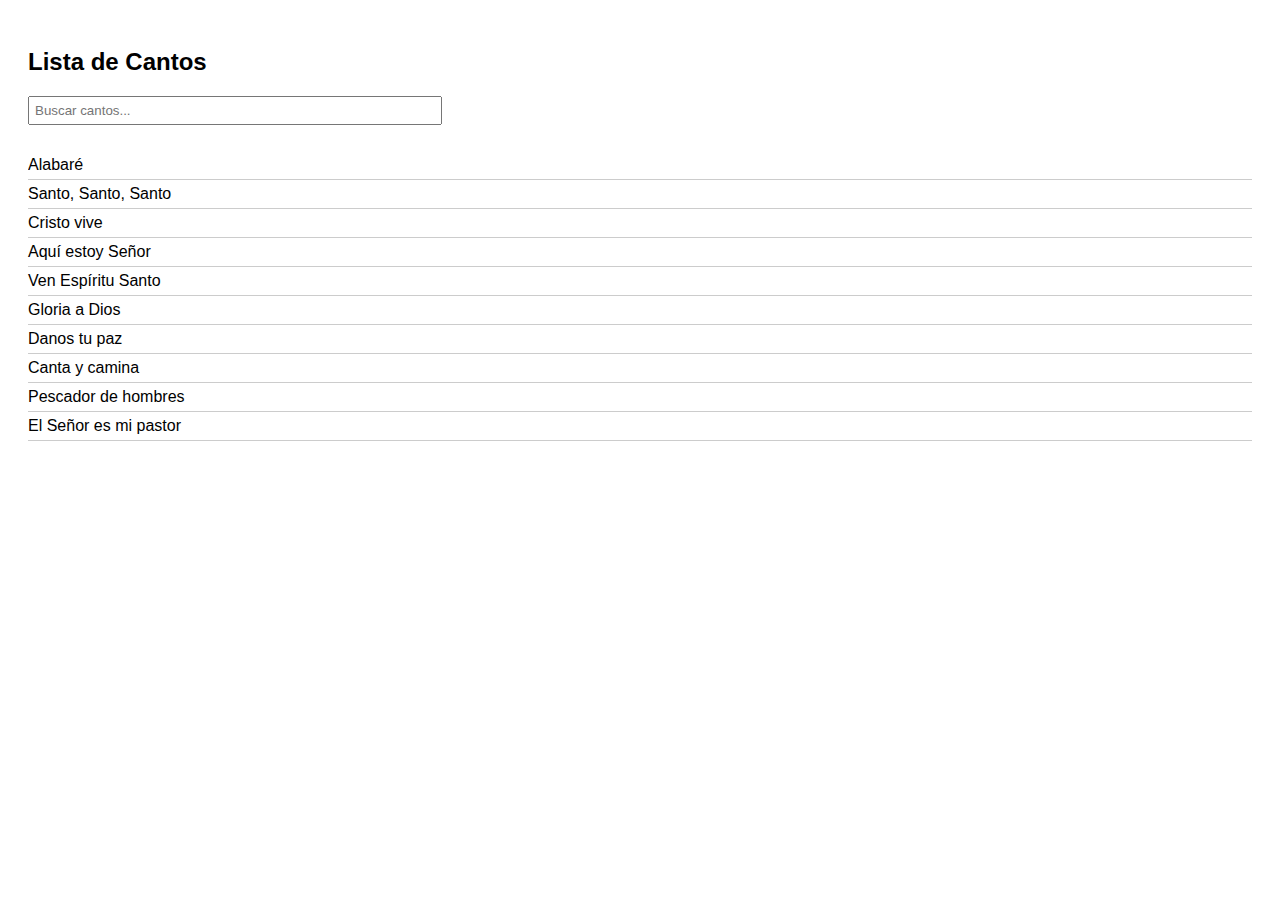
<file: lista/index.html>
<!DOCTYPE html>
<html lang="es">
<head>
  <meta charset="UTF-8">
  <title>Listado de Cantos</title>
  <style>
    body { font-family: Arial, sans-serif; padding: 20px; }
    #buscar { margin-bottom: 10px; padding: 5px; width: 100%; max-width: 400px; }
    ul { list-style-type: none; padding: 0; }
    li { padding: 5px 0; border-bottom: 1px solid #ccc; }
  </style>
</head>
<body>

  <h2>Lista de Cantos</h2>
  <input type="text" id="buscar" placeholder="Buscar cantos..." style="border: 50%;">

  <ul id="listaCantos"></ul>

  <script src="cantos.js"></script>

</body>
</html>
</file>
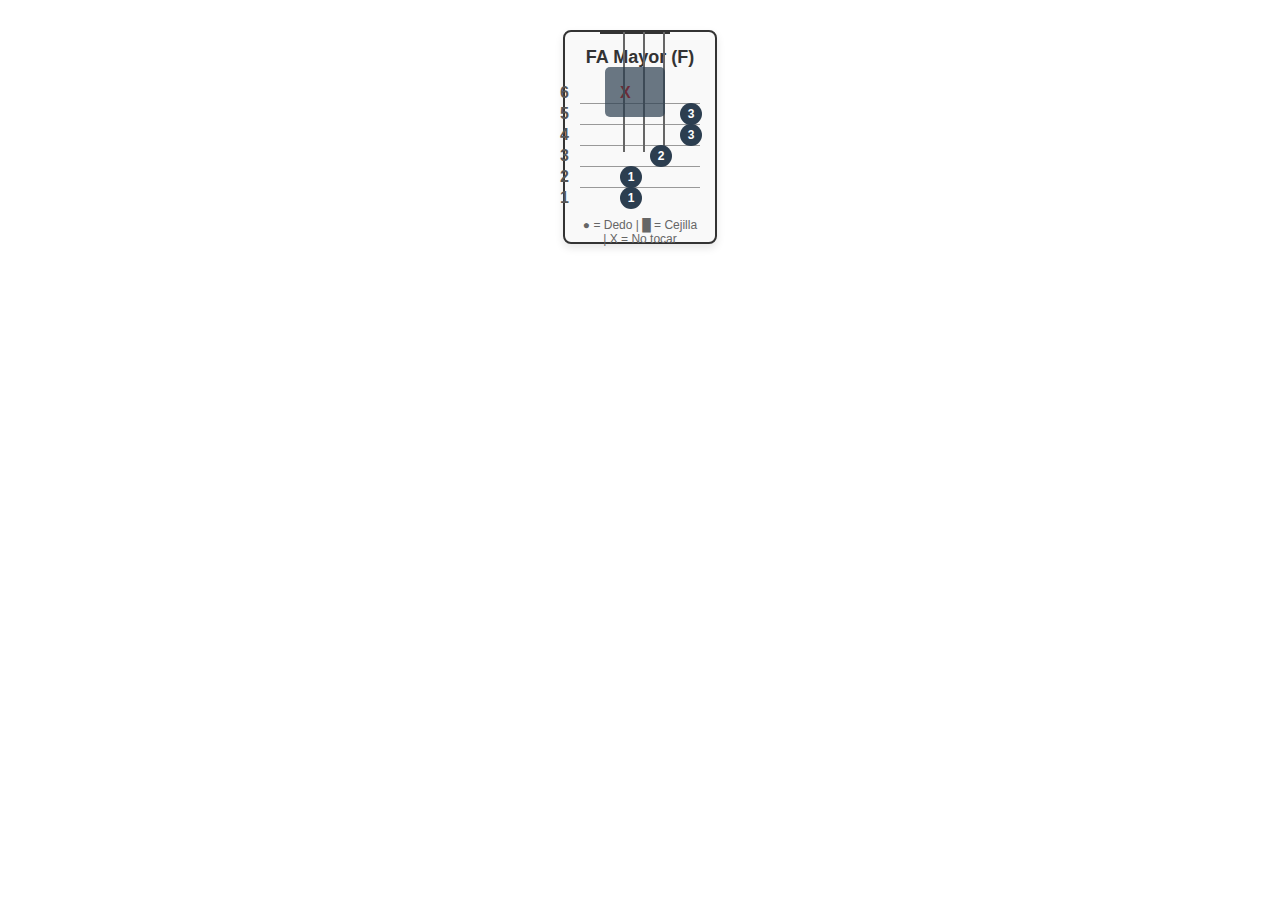
<file: notas/index.html>
<!DOCTYPE html>
<html lang="es">
<head>
    <meta charset="UTF-8">
    <meta name="viewport" content="width=device-width, initial-scale=1.0">
    <title>Acorde FA Mayor (F) - Guitarra</title>
    <style>
        .guitar-chord {
            position: relative;
            width: 120px;
            height: 180px;
            margin: 30px auto;
            font-family: Arial, sans-serif;
            background-color: #f9f9f9;
            border: 2px solid #333;
            border-radius: 8px;
            padding: 15px;
            box-shadow: 0 4px 8px rgba(0,0,0,0.1);
        }

        .chord-name {
            text-align: center;
            font-weight: bold;
            font-size: 18px;
            margin-bottom: 15px;
            color: #333;
        }

        .strings {
            position: relative;
            height: 120px;
            margin-top: 10px;
        }

        .string {
            height: 20px;
            border-bottom: 1px solid #999;
            position: relative;
            display: flex;
            align-items: center;
        }

        .string:last-child {
            border-bottom: none;
        }

        .string-label {
            position: absolute;
            left: -20px;
            font-weight: bold;
            color: #555;
        }

        .fret-marker {
            position: absolute;
            left: 40px;
            color: red;
            font-weight: bold;
        }

        .fret-pos {
            position: absolute;
            background: #2c3e50;
            color: white;
            width: 22px;
            height: 22px;
            border-radius: 50%;
            display: flex;
            align-items: center;
            justify-content: center;
            font-size: 12px;
            font-weight: bold;
            z-index: 2;
        }

        .barre {
            position: absolute;
            width: 60px;
            background: rgba(44, 62, 80, 0.7);
            left: 40px;
            border-radius: 5px;
            height: 50px;
            top: 35px;
            z-index: 1;
        }

        .frets {
            position: absolute;
            top: 0;
            left: 40px;
            width: 60px;
            height: 120px;
            display: flex;
        }

        .fret {
            width: 30px;
            border-right: 2px solid #666;
            height: 100%;
        }

        .nut {
            position: absolute;
            left: 35px;
            width: 70px;
            height: 4px;
            background: #333;
            top: -2px;
        }

        .legend {
            margin-top: 15px;
            font-size: 12px;
            text-align: center;
            color: #666;
        }
    </style>
</head>
<body>
    <div class="guitar-chord">
        <div class="chord-name">FA Mayor (F)</div>
        <div class="nut"></div>
        
        <!-- Cejilla en primer traste -->
        <div class="barre"></div>
        
        <div class="strings">
            <!-- Cuerda 6 (no se toca) -->
            <div class="string">
                <span class="string-label">6</span>
                <span class="fret-marker">X</span>
            </div>
            
            <!-- Cuerda 5 (traste 3) -->
            <div class="string">
                <span class="string-label">5</span>
                <span class="fret-pos" style="left: 100px;">3</span>
            </div>
            
            <!-- Cuerda 4 (traste 3) -->
            <div class="string">
                <span class="string-label">4</span>
                <span class="fret-pos" style="left: 100px;">3</span>
            </div>
            
            <!-- Cuerda 3 (traste 2) -->
            <div class="string">
                <span class="string-label">3</span>
                <span class="fret-pos" style="left: 70px;">2</span>
            </div>
            
            <!-- Cuerda 2 (cejilla en traste 1) -->
            <div class="string">
                <span class="string-label">2</span>
                <span class="fret-pos" style="left: 40px;">1</span>
            </div>
            
            <!-- Cuerda 1 (cejilla en traste 1) -->
            <div class="string">
                <span class="string-label">1</span>
                <span class="fret-pos" style="left: 40px;">1</span>
            </div>
        </div>
        
        <div class="frets">
            <div class="fret"></div> <!-- Traste 1 -->
            <div class="fret"></div> <!-- Traste 2 -->
            <div class="fret"></div> <!-- Traste 3 -->
        </div>
        
        <div class="legend">
            ● = Dedo | █ = Cejilla | X = No tocar
        </div>
    </div>
</body>
</html>
</file>
<file: calx/styles.css>
/* styles.css */
body {
    font-family: Arial, sans-serif;
    background-color: #f4f4f4;
    margin: 0;
    padding: 0;
    display: flex;
    justify-content: center;
    align-items: center;
    height: 100vh;
}

.container {
    background-color: #fff;
    padding: 20px;
    border-radius: 8px;
    box-shadow: 0 0 10px rgba(0, 0, 0, 0.1);
    text-align: center;
}

button, select {
    margin: 10px;
    padding: 10px;
    font-size: 16px;
}

#resultado {
    margin-top: 20px;
    font-size: 18px;
    color: #333;
}
</file>
<file: canto/canto.css>
body {
    font-family: "Franklin Gothic Medium", -apple-system, BlinkMacSystemFont, "Helvetica Neue", "Roboto", sans-serif;
    margin: 0;
    padding: 0;
    line-height: 1.6;
}

.line {
    position: relative;
    margin: 0px 0;
    font-size: 1.1em;
}

.chords {
    position: relative;
    height: 15px;
    margin-bottom: 5px;
}

.chord {
    position: absolute;
    top: 0;
    border: none;
    background: transparent;
    font-weight: bold;
    color: red;
    font-size: 0.85em;
    padding: 0px 4px;
    cursor: pointer;
    transform: translateX(-50%);
    min-width: 40px;
    text-align: justify;
    font-family: inherit;
}

.chord:hover {
    background-color: #e8f4f8;
    border-radius: 3px;
}

.alyrics {
    font-family: 'Franklin Gothic Medium';
    white-space: pre-wrap;
    padding: 2px 0;
    font-weight: bold;
}

.lyrics {
    font-family: 'Franklin Gothic';
    white-space: pre-wrap;
    padding: 2px 0;
}

.selector-tonica {
    margin-bottom: 25px;
    padding: 12px;
    background-color: #f5f5f5;
    border-radius: 5px;
    display: flex;
    align-items: center;
    gap: 12px;
    font-size: 1em;
}

.selector-tonica label {
    font-weight: bold;
}

.selector-tonica select {
    padding: 6px 10px;
    font-size: 0.95em;
    border: 1px solid #ddd;
    border-radius: 4px;
    background-color: white;
}

.no-arrow {
    -webkit-appearance: none;
    -moz-appearance: none;
    appearance: none;
    text-align-last: center;
}

#reset-transpose {
    padding: 6px 12px;
    background-color: #e74c3c;
    color: white;
    border: none;
    border-radius: 4px;
    cursor: pointer;
    font-size: 0.9em;
    transition: background-color 0.2s;
}

#reset-transpose:hover {
    background-color: #c0392b;
}

.izq {
    width: 100%;
    padding: 12px;
    display: flex;
    justify-content: flex-start;
}

.der {
    width: 50%;
    max-width: max-content;
    padding: 12px;
    text-align: start;
    display: flex;
    flex: inherit;
    justify-content: center;
    margin-left: 0;
}

.col2 {
    padding: 12px;
    text-align: start;
    display: flex;
    flex: inherit;
    justify-content: center;
    margin-left: 0;
}

.col3 {
    padding: 5px;
}

.col4 {
    flex: 1;
    min-width: 33.33%;
    border: 1px solid #ddd;
    padding: 10px;
}

.col5 {
    flex: 1;
    min-width: 33.33%;
    border: 1px solid #ddd;
    padding: 10px;
}

.col6 {
    flex: 1;
    min-width: 33.33%;
    border: 1px solid #ddd;
    padding: 10px;
}

/*
*************************
*/

.linea {
    display: flex;
    align-items: flex-start;
    position: relative;
    margin-bottom: 8px;
}

.con-bis {
    align-items: stretch;
}

.indicadores {
    position: relative;
}

.tipo-voz {
    width: 20px;
    margin-right: 8px;
    font-weight: bold;
    color: #666;
}

.texto-contenedor {
    flex-grow: 1;
    position: relative;
}

.bis-indicador {
    position: absolute;
    right: 10px;
    top: 0;
    font-style: italic;
    color: #888;
}

.lvertical {
    border-left: 1px solid #868686;
    height: 50px;
    margin-left: 100px;
    display: flex;
    align-items: center;
    position: relative;
}

.acorde {
    color: #1a73e8;
    font-weight: bold;
}

* {
    box-sizing: border-box;
    font-family: Arial, sans-serif;
}

.contenedor-tabla {
    width: max-content;
    max-width: max-content;
    margin: 20px auto;
    overflow-x: auto;
}

table {
    width: 100%;
    border-collapse: collapse;
}

th,
td {
    border: 1px solid #ddd;
    padding: 12px;
    text-align: center;
}

.encabezado-columnas {
    background-color: #2196F3;
    color: white;
}

.flecha {
    font-size: 1.5em;
    padding: 5px 15px;
}

/* Contenedor principal de las 6 columnas */
.contenedordecolumnas {
    display: flex;
    flex-wrap: wrap;
}

/* Cada grupo de 3 columnas */
.grupo-columnas {
    flex: 1;
    min-width: 50%;
    display: flex;
    flex-wrap: wrap;
    justify-content: flex-start;
}

/* Columnas individuales */

/* Estilo para el enlace */
.enlace-columna {
    color: white;
    text-decoration: none;
    font-weight: bold;
    cursor: pointer;
}

.enlace-columna:hover {
    text-decoration: underline;
}

/* Modo móvil (se activa con el clic o en pantallas pequeñas) */
.modo-movil .grupo-columnas {
    min-width: 100% !important;
}

@media (max-width: 600px) {
    .grupo-columnas {
        min-width: 100% !important;
    }
}

.pie-tres-columnas {
    background-color: #f8f9fa;
}

.home {
    width: auto;
    background-color: white;
    color: black;
}

.titulo {
    /* Estilo base (Mobile First) */
    font-family: 'Franklin Gothic', 'Arial Narrow', Arial, sans-serif;
    color: red;
    padding: 12px 15px;
    margin: 0 auto;
    text-align: center;
    font-size: 1.5rem;
    background-color: white;
    font-weight: bold;
    box-sizing: border-box;
    box-shadow: 0 2px 5px rgba(0, 0, 0, 0.1);
    /*width: 100%;*/

    /* Tablets pequeñas (≥576px) */
    @media (min-width: 576px) {
        font-size: 1.35rem;
        padding: 14px 20px;
    }

    /* Tablets (≥768px) */
    @media (min-width: 768px) {
        font-size: 1.5rem;
        max-width: 720px;
        border-radius: 6px;
    }

    /* Laptops (≥992px) */
    @media (min-width: 992px) {
        max-width: 960px;
        font-size: 1.7rem;
        padding: 16px 25px;
    }

    /* Pantallas grandes (≥1200px) */
    @media (min-width: 1200px) {
        max-width: 1080px;
        font-size: 1.8rem;
        padding: 18px 30px;
    }

    /* Pantallas extra grandes (≥1920px) */
    @media (min-width: 1920px) {
        max-width: 1200px;
        font-size: 2rem;
    }
}

.subtitulo {
    /* Estilo base (móviles pequeños) */
    width: 100%;
    max-width: 100%;
    padding: 1%;
    /*0 15px;*/
    box-sizing: border-box;
    margin: 0 auto;
    text-align: center;
    font-size: 1rem;
    background-color: white;
    color: #605C5F;
    font-weight: bold;

    /* Tablets pequeñas (vertical) */
    @media (min-width: 576px) {
        width: 540px;
        font-size: 1.1rem;
    }

    /* Tablets (horizontal) */
    @media (min-width: 768px) {
        width: 720px;
        font-size: 1.2rem;
    }

    /* Laptops pequeñas */
    @media (min-width: 992px) {
        width: 960px;
        font-size: 1.3rem;
    }

    /* Pantallas HD (1080p) */
    @media (min-width: 1200px) {
        width: 1080px;
        /* Tu medida original */
        font-size: 1.4rem;
    }

    /* Pantallas grandes (2K/4K) */
    @media (min-width: 1920px) {
        width: 1080px;
        /* Mantiene el mismo ancho pero centrado */
        font-size: 1.6rem;
    }
}
</file>
<file: cantos/styles.css>
body {
    font-family: 'Arial', sans-serif;
    line-height: 1.6;
    color: #333;
    max-width: 1200px;
    margin: 0 auto;
    padding: 20px;
    background-color: #f9f9f9;
}

a{
    text-decoration: none;
}

header {
    text-align: center;
    margin-bottom: 30px;
    padding-bottom: 20px;
    border-bottom: 2px solid #ddd;
}

h1 {
    font-size: 2.5rem;
    color: #444;
    margin-bottom: 5px;
}

h2 {
    font-size: 1.5rem;
    color: #666;
    font-weight: normal;
    margin-top: 0;
}

.controls {
    background-color: #fff;
    padding: 20px;
    border-radius: 8px;
    box-shadow: 0 2px 5px rgba(0,0,0,0.1);
    margin-bottom: 30px;
}

.search-container {
    display: flex;
    margin-bottom: 20px;
}

.search-container input {
    flex: 1;
    padding: 10px;
    border: 1px solid #ddd;
    border-radius: 20px 20px 20px 20px;
    font-size: 16px;
}

.search-container button {
    padding: 10px 15px;
    background-color: #4CAF50;
    color: white;
    border: none;
    cursor: pointer;
    font-size: 16px;
    border-radius: 20px 0 0 20px;
}

.search-container button:hover {
    background-color: #45a049;
}

#clearSearch {
    background-color: #f44336;
    border-radius: 0 4px 4px 0;
}

#clearSearch:hover {
    background-color: #d32f2f;
}

.filters {
    margin-top: 20px;
}

.filters h3 {
    margin-bottom: 10px;
    color: #555;
}

.category-filters, .moment-filters {
    display: flex;
    flex-wrap: wrap;
    gap: 10px;
    margin-bottom: 20px;
}

.category-filter, .moment-filter {
    padding: 8px 15px;
    border: none;
    border-radius: 4px;
    cursor: pointer;
    font-size: 14px;
    transition: all 0.3s;
}

.category-filter:hover, .moment-filter:hover {
    opacity: 0.8;
}

/* Colores de categorías */
.category-filter[data-category="Precatecumenado"] {
    background-color: white;
    color: #333;
    border: 1px solid #ddd;
}

.category-filter[data-category="Catecumenado"] {
    background-color: #2196F3;
    color: white;
}

.category-filter[data-category="Eleccion"] {
    background-color: #8BC34A;
    color: white;
}

.category-filter[data-category="Liturgia"] {
    background-color: #FFEB3B;
    color: #333;
}

.moment-filter {
    background-color: #9E9E9E;
    color: white;
}

.moment-filter.active {
    background-color: #607D8B;
    font-weight: bold;
}

.songs-list {
    display: grid;
    grid-template-columns: repeat(auto-fill, minmax(300px, 1fr));
    gap: 20px;
}

.song-card {
    background-color: white;
    padding: 20px;
    border-radius: 8px;
    box-shadow: 0 2px 5px rgba(0,0,0,0.1);
    transition: transform 0.3s, box-shadow 0.3s;
}

.song-card:hover {
    transform: translateY(-5px);
    box-shadow: 0 5px 15px rgba(0,0,0,0.1);
}

.song-title {
    font-size: 1.2rem;
    margin-bottom: 5px;
    color: #222;
}

.song-subtitle {
    font-size: 0.9rem;
    color: #666;
    margin-bottom: 10px;
    font-style: italic;
    text-align: center;
    margin-top: -5px;
}

.song-category {
    display: inline-block;
    padding: 3px 8px;
    border-radius: 4px;
    font-size: 0.8rem;
    margin-right: 5px;
    margin-bottom: 5px;
}

.song-moment {
    display: inline-block;
    padding: 3px 8px;
    border-radius: 4px;
    font-size: 0.8rem;
    background-color: #607D8B;
    color: white;
    margin-right: 5px;
    margin-bottom: 5px;
}

/* Colores de categorías para las tarjetas */
.song-card[data-category="Precatecumenado"] {
    border-left: 5px solid white;
}

.song-card[data-category="Catecumenado"] {
    border-left: 5px solid #2196F3;
}

.song-card[data-category="Eleccion"] {
    border-left: 5px solid #8BC34A;
}

.song-card[data-category="Liturgia"] {
    border-left: 5px solid #FFEB3B;
}

.song-card.highlight {
    animation: highlight 1.5s;
}

@keyframes highlight {
    0% { background-color: rgba(255, 255, 0, 0.3); }
    100% { background-color: white; }
}

@media (max-width: 768px) {
    .category-filters, .moment-filters {
        flex-direction: column;
    }
    
    .search-container {
        flex-direction: column;
    }
    
    .search-container input {
        border-radius: 4px;
        margin-bottom: 10px;
    }
    
    .search-container button {
        border-radius: 4px;
        width: 100%;
        margin-bottom: 10px;
    }
}

/* Estilos para las tarjetas que ahora son enlaces */
.song-card {
    display: block;
    text-decoration: none;
    color: inherit;
    background-color: white;
    padding: 20px;
    border-radius: 8px;
    box-shadow: 0 2px 5px rgba(0,0,0,0.1);
    transition: transform 0.3s, box-shadow 0.3s;
}

.song-card:hover {
    transform: translateY(-5px);
    box-shadow: 0 5px 15px rgba(0,0,0,0.1);
    text-decoration: none;
}

/* Añadir estos estilos */
.hidden {
    display: none;
}

.filter-toggle {
    cursor: pointer;
    user-select: none;
    padding: 10px;
    background-color: #f0f0f0;
    border-radius: 4px;
    margin-bottom: 5px;
}

.filter-toggle:hover {
    background-color: #e0e0e0;
}
</file>
